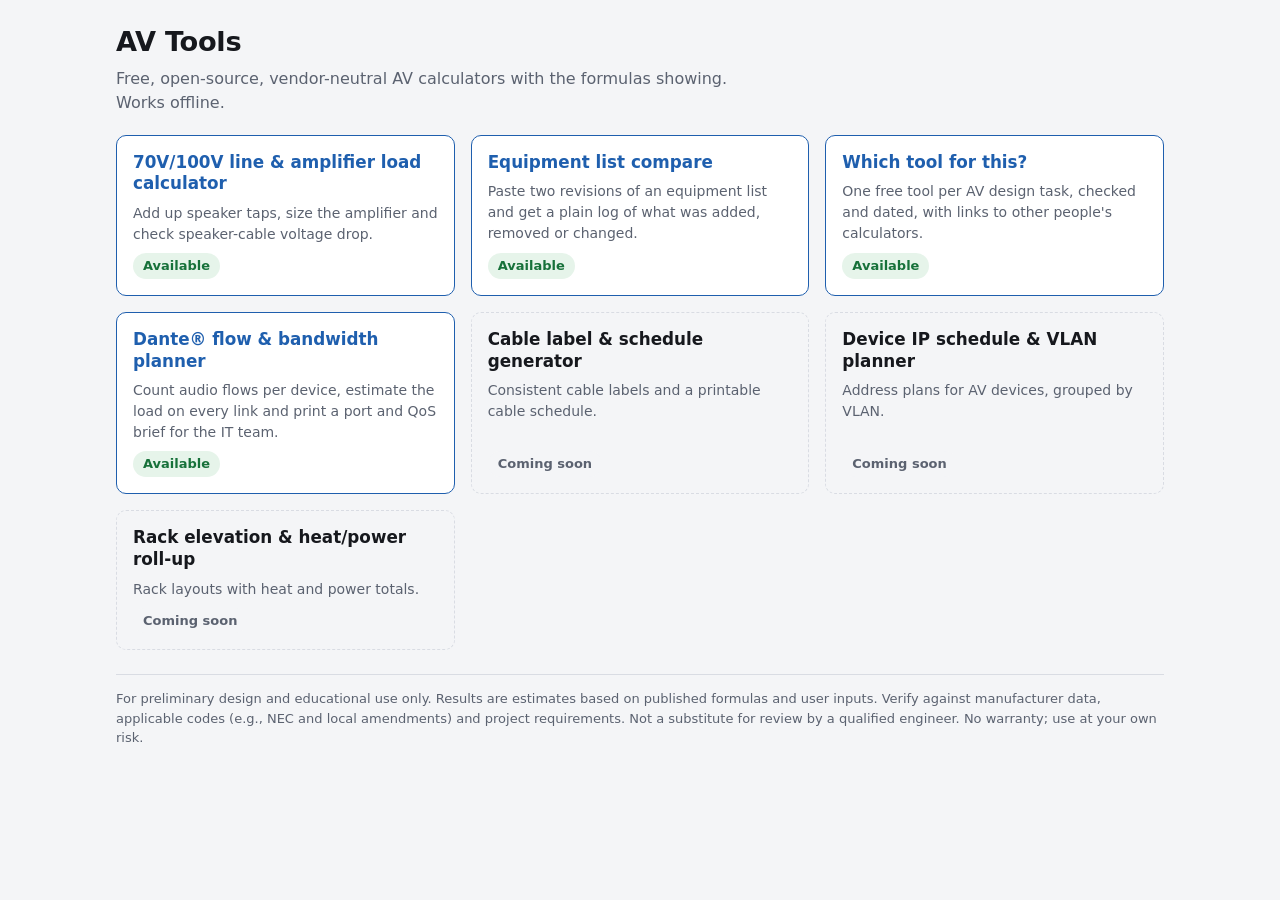
<file: index.html>
<!doctype html>
<html lang="en">
<head>
<meta charset="utf-8">
<meta name="viewport" content="width=device-width, initial-scale=1">
<title>AV Tools</title>
<!-- Link preview: what LinkedIn and other sites show when this address is pasted -->
<meta name="description" content="Free, open-source tools for AV system design: a 70V/100V load calculator, an equipment list compare and an index of free calculators. Works offline, formulas shown, no sign-up.">
<meta property="og:type" content="website">
<meta property="og:site_name" content="AV Tools">
<meta property="og:title" content="AV Tools: free, open-source tools for AV system design">
<meta property="og:description" content="A 70V/100V load calculator, an equipment list compare and an index of free calculators. Works offline, formulas shown, no sign-up.">
<meta property="og:url" content="https://avjarboe.github.io/av-tools/">
<meta property="og:image" content="https://avjarboe.github.io/av-tools/shared/preview.png">
<meta property="og:image:width" content="2400">
<meta property="og:image:height" content="1254">
<meta property="og:image:alt" content="AV Tools: free, open-source tools for AV system design">
<meta name="twitter:card" content="summary_large_image">
<link rel="stylesheet" href="shared/style.css">
<style>
  .tools { display:grid; grid-template-columns:repeat(auto-fill, minmax(280px, 1fr)); gap:16px; margin-top:20px; }
  .tool { margin:0; display:flex; flex-direction:column; gap:8px; }
  .tool h2 { margin:0; font-size:1.05rem; }
  .tool p { margin:0; font-size:14px; color:var(--muted); flex:1 1 auto; }
  a.tool { text-decoration:none; color:var(--fg); border-color:var(--accent); }
  a.tool:hover { box-shadow:0 2px 12px rgba(0,0,0,0.12); }
  a.tool h2 { color:var(--accent); }
  .tool.soon { background:transparent; border-style:dashed; }
</style>
</head>
<body>
<h1>AV Tools</h1>
<p class="lede">Free, open-source, vendor-neutral AV calculators with the formulas showing. Works offline.</p>
<div class="tools">
  <a class="card tool" href="70v/index.html">
    <h2>70V/100V line &amp; amplifier load calculator</h2>
    <p>Add up speaker taps, size the amplifier and check speaker-cable voltage drop.</p>
    <span><span class="badge ok">Available</span></span>
  </a>
  <a class="card tool" href="compare/index.html">
    <h2>Equipment list compare</h2>
    <p>Paste two revisions of an equipment list and get a plain log of what was added, removed or changed.</p>
    <span><span class="badge ok">Available</span></span>
  </a>
  <a class="card tool" href="which/index.html">
    <h2>Which tool for this?</h2>
    <p>One free tool per AV design task, checked and dated, with links to other people's calculators.</p>
    <span><span class="badge ok">Available</span></span>
  </a>
  <a class="card tool" href="dante/index.html">
    <h2>Dante&reg; flow &amp; bandwidth planner</h2>
    <p>Count audio flows per device, estimate the load on every link and print a port and QoS brief for the IT team.</p>
    <span><span class="badge ok">Available</span></span>
  </a>
  <div class="card tool soon">
    <h2>Cable label &amp; schedule generator</h2>
    <p>Consistent cable labels and a printable cable schedule.</p>
    <span><span class="badge">Coming soon</span></span>
  </div>
  <div class="card tool soon">
    <h2>Device IP schedule &amp; VLAN planner</h2>
    <p>Address plans for AV devices, grouped by VLAN.</p>
    <span><span class="badge">Coming soon</span></span>
  </div>
  <div class="card tool soon">
    <h2>Rack elevation &amp; heat/power roll-up</h2>
    <p>Rack layouts with heat and power totals.</p>
    <span><span class="badge">Coming soon</span></span>
  </div>
</div>
<script src="shared/disclaimer.js" defer></script>
</body>
</html>
</file>
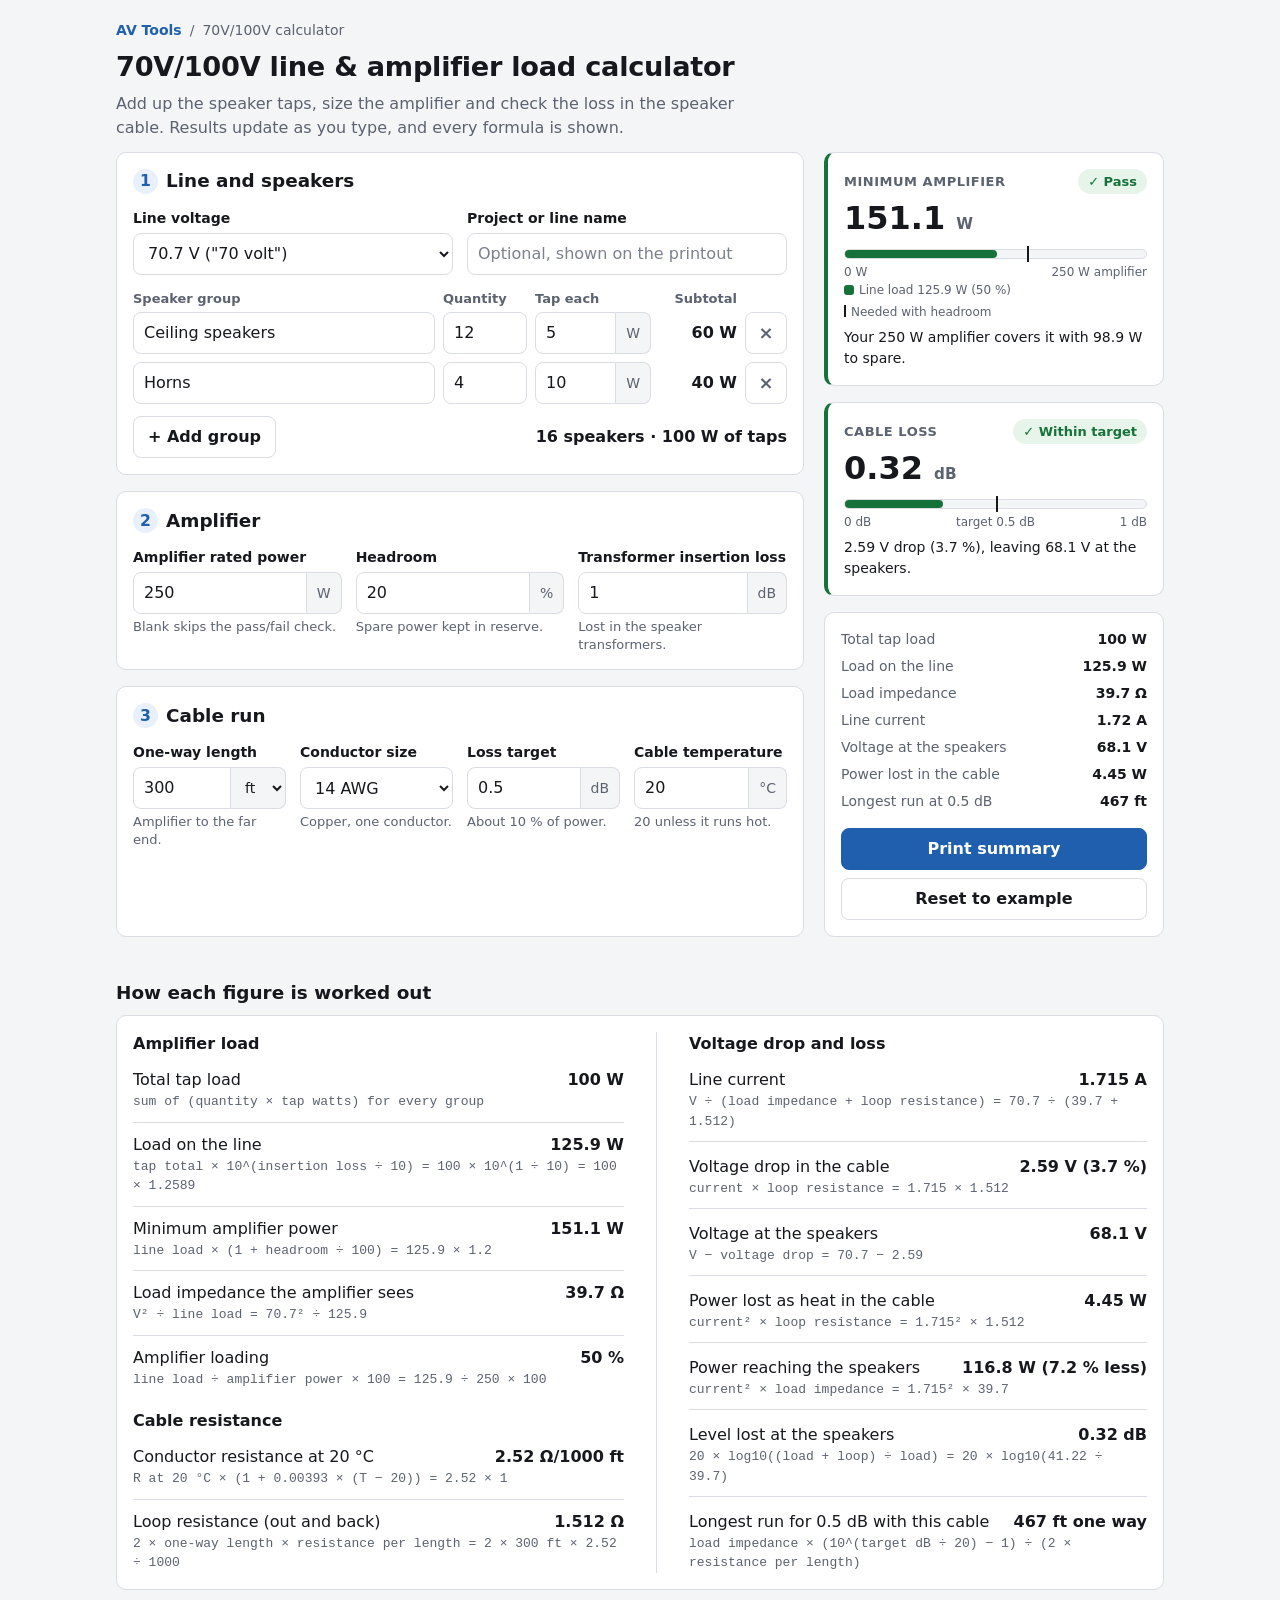
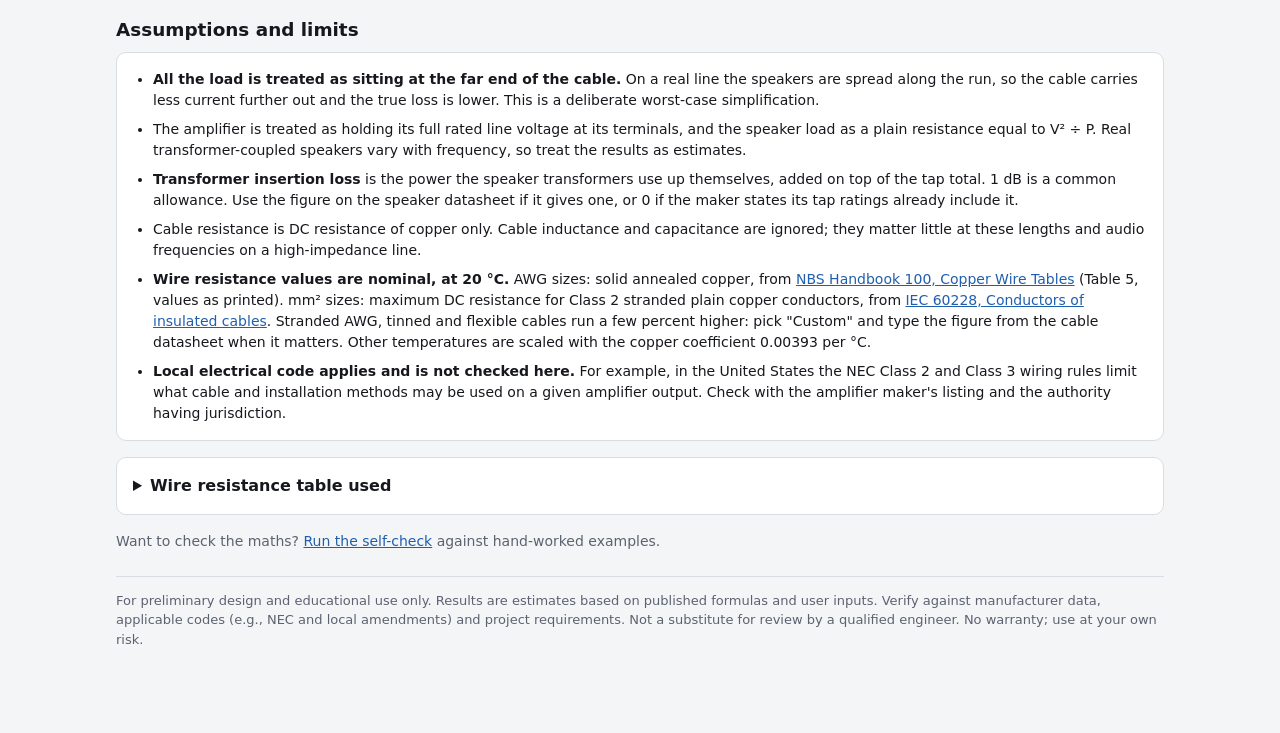
<file: 70v/index.html>
<!doctype html>
<html lang="en">
<head>
<meta charset="utf-8">
<meta name="viewport" content="width=device-width, initial-scale=1">
<title>70V/100V line &amp; amplifier load calculator - AV Tools</title>
<!-- Link preview: what LinkedIn and other sites show when this address is pasted -->
<meta name="description" content="Add up speaker taps, check amplifier headroom and check speaker-cable voltage drop on a 70V or 100V line. Free, works offline, every formula shown.">
<meta property="og:type" content="website">
<meta property="og:site_name" content="AV Tools">
<meta property="og:title" content="70V/100V line and amplifier load calculator">
<meta property="og:description" content="Add up speaker taps, check amplifier headroom and check speaker-cable voltage drop. Free, works offline, every formula shown.">
<meta property="og:url" content="https://avjarboe.github.io/av-tools/70v/">
<meta property="og:image" content="https://avjarboe.github.io/av-tools/shared/preview.png">
<meta property="og:image:width" content="2400">
<meta property="og:image:height" content="1254">
<meta property="og:image:alt" content="AV Tools: free, open-source tools for AV system design">
<meta name="twitter:card" content="summary_large_image">
<link rel="stylesheet" href="../shared/style.css">
<style>
  /* Inputs on the left, verdicts on the right (stacked on a phone) */
  @media (min-width:900px) {
    /* Both columns end on the same line: the last card on the right stretches to fit */
    .layout { display:grid; grid-template-columns:minmax(0,1fr) 340px; gap:20px; align-items:stretch; }
    .summary, #form { display:flex; flex-direction:column; }
    .summary .facts-card, #form > .card:last-child { flex:1 1 auto; }
    .worked { display:grid; grid-template-columns:1fr 1fr; gap:0 32px; }
    .worked > div + div { border-left:1px solid var(--line); padding-left:32px; }
    /* Spread the rows of the shorter half so both halves end on the same line */
    .worked > div { display:flex; flex-direction:column; }
    .worked > div > .box:last-child { flex:1 1 auto; display:flex; flex-direction:column; justify-content:space-between; }
  }
  .facts-card { display:flex; flex-direction:column; }
  .facts-card .actions { margin:auto 0 0; padding-top:16px; }
  .facts-card .actions button { flex:1 1 auto; }
  /* Worked figures flow into two even columns inside one card */
  .worked h3 { margin:0 0 2px; }
  .worked .box + h3 { margin-top:20px; }
  @media (max-width:899px) { .worked > div + div { margin-top:20px; } }
  .card h2 { display:flex; align-items:center; margin-bottom:14px; }

  /* Speaker group rows */
  .group-head, .group-row { display:grid; grid-template-columns:minmax(0,1fr) 84px 116px 78px 42px; gap:8px; align-items:center; }
  .group-head { font-size:13px; font-weight:600; color:var(--muted); margin:14px 0 4px; }
  .group-head .r { text-align:right; }
  .group-row { margin-bottom:8px; }
  .group-row label { position:absolute; width:1px; height:1px; overflow:hidden; clip-path:inset(50%); white-space:nowrap; }
  .group-row .sub { text-align:right; font-weight:600; font-variant-numeric:tabular-nums; white-space:nowrap; }
  .group-row button { padding:0; min-width:42px; font-size:18px; line-height:1; }
  @media (max-width:560px) {
    .group-head { display:none; }
    .group-row { grid-template-columns:1fr 1.2fr auto 42px; align-items:end; padding:10px; margin:0 0 10px;
      border:1px solid var(--line); border-radius:8px; background:var(--bg); }
    .group-row .g-name { grid-column:1 / -1; }
    .group-row label { position:static; width:auto; height:auto; clip-path:none; font-size:13px; color:var(--muted); }
    .group-row .sub { align-self:center; padding-top:20px; }
  }
  .group-foot { display:flex; justify-content:space-between; align-items:center; gap:12px; flex-wrap:wrap; margin-top:12px; }
  .group-foot .total { font-weight:700; font-variant-numeric:tabular-nums; }

  /* Verdict tiles */
  .tile, .tile.ok, .tile.warn, .tile.bad { border-left:4px solid var(--line); color:var(--fg); }
  .tile.ok { border-left-color:var(--ok); } .tile.warn { border-left-color:var(--warn); } .tile.bad { border-left-color:var(--bad); }
  .tile-head { display:flex; justify-content:space-between; align-items:center; gap:8px; }
  .tile-head .k { font-size:13px; font-weight:700; color:var(--muted); text-transform:uppercase; letter-spacing:0.04em; }
  .big { font-size:2rem; font-weight:700; line-height:1.15; margin:6px 0 2px; font-variant-numeric:tabular-nums; }
  .big small { font-size:0.95rem; font-weight:600; color:var(--muted); }
  .tile p { margin:6px 0 0; font-size:14px; }
  .bar { position:relative; height:10px; border-radius:999px; background:var(--bg); border:1px solid var(--line); margin:12px 0 4px; }
  .bar .fill { position:absolute; left:0; top:0; bottom:0; border-radius:999px; background:var(--ok); max-width:100%; }
  .bar .fill.warn { background:var(--warn); } .bar .fill.bad { background:var(--bad); }
  .bar .mark { position:absolute; top:-4px; bottom:-4px; width:2px; background:var(--fg); }
  .bar-cap { display:flex; justify-content:space-between; gap:8px; font-size:12px; color:var(--muted); }
  .bar-cap.three span { flex:1 1 0; } .bar-cap.three span:nth-child(2) { text-align:center; } .bar-cap.three span:nth-child(3) { text-align:right; }
  .legend { display:flex; flex-wrap:wrap; gap:4px 14px; font-size:12px; color:var(--muted); }
  .legend i { display:inline-block; vertical-align:-1px; margin-right:5px; background:var(--fg); }
  .legend i.sw { width:10px; height:10px; border-radius:3px; background:var(--ok); } .legend i.sw.bad { background:var(--bad); }
  .legend i.mk { width:2px; height:12px; }
  .fields.tight { grid-template-columns:repeat(auto-fit, minmax(132px, 1fr)); }
  @media (min-width:420px) { #customWrap { grid-column:span 2; } }
  .facts { display:grid; grid-template-columns:1fr auto; gap:6px 12px; margin:0; font-size:14px; }
  .facts dt { color:var(--muted); } .facts dd { margin:0; text-align:right; font-weight:600; font-variant-numeric:tabular-nums; }

  /* Worked figures */
  .result { padding:10px 0; border-bottom:1px solid var(--line); }
  .result:last-child { border-bottom:none; padding-bottom:0; }
  .result .top { display:flex; justify-content:space-between; gap:12px; align-items:baseline; }
  .result .val { font-weight:700; font-variant-numeric:tabular-nums; text-align:right; white-space:nowrap; }
  .actions { display:flex; gap:8px; flex-wrap:wrap; }
  #groups { margin-top:14px; }
  .results-h { margin-top:8px; }
  @media (min-width:900px) { .results-h { display:none; } }
  @media (min-width:561px) { #groups { margin-top:0; } }

  /* Verdict strip pinned to the bottom whenever the two tiles are off screen */
  body { padding-bottom:84px; }
  .glance { position:fixed; left:0; right:0; bottom:0; z-index:5; display:flex; gap:8px; justify-content:center;
    padding:8px 12px; background:var(--surface); border-top:1px solid var(--line); box-shadow:0 -4px 16px rgba(0,0,0,0.12); }
  .glance.away { display:none; }
  .glance a { flex:1 1 0; min-width:0; max-width:520px; text-decoration:none; color:var(--fg); padding:6px 10px; border-radius:8px;
    background:var(--bg); border-left:4px solid var(--line); font-size:13px; line-height:1.3; }
  .glance a.ok { border-left-color:var(--ok); } .glance a.warn { border-left-color:var(--warn); } .glance a.bad { border-left-color:var(--bad); }
  .glance b { display:block; font-size:15px; font-variant-numeric:tabular-nums; }
  .glance span { color:var(--muted); }
  #inputSummary td:first-child { width:45%; }
  @media print {
    body { padding-bottom:0; }
    .bar, .bar-cap, .legend { display:none; }
    .big { font-size:16pt; }
    .tile, .tile.ok, .tile.warn, .tile.bad { border-left:none; }
    h2, h3 { margin-top:12px; break-after:avoid; }
    .result { padding:4px 0; }
  }
</style>
</head>
<body>
<nav class="crumbs no-print" aria-label="Breadcrumb"><a href="../index.html">AV Tools</a><span>/</span><span>70V/100V calculator</span></nav>
<h1>70V/100V line &amp; amplifier load calculator</h1>
<p class="lede no-print">Add up the speaker taps, size the amplifier and check the loss in the speaker cable.
Results update as you type, and every formula is shown.</p>
<p class="print-only" id="printTitle"></p>

<div class="print-only">
  <h2>Inputs</h2>
  <table id="inputSummary"><tbody></tbody></table>
  <h2>Results</h2>
</div>

<div class="layout">
<form id="form" class="no-print" autocomplete="off" onsubmit="return false">
  <div class="card">
    <h2><span class="step">1</span>Line and speakers</h2>
    <div class="fields">
      <div><label for="lineVolts">Line voltage</label>
        <select id="lineVolts">
          <option value="25">25 V</option>
          <option value="70.7" selected>70.7 V ("70 volt")</option>
          <option value="100">100 V</option>
        </select></div>
      <div><label for="project">Project or line name</label>
        <input id="project" type="text" maxlength="80" placeholder="Optional, shown on the printout"></div>
    </div>
    <div class="group-head" aria-hidden="true"><span>Speaker group</span><span>Quantity</span><span>Tap each</span><span class="r">Subtotal</span><span></span></div>
    <div id="groups"></div>
    <div class="group-foot">
      <button type="button" id="addGroup">+ Add group</button>
      <span class="total" id="tapTotal"></span>
    </div>
    <datalist id="taps"><option value="0.5"><option value="1"><option value="2"><option value="2.5"><option value="5">
      <option value="7.5"><option value="10"><option value="15"><option value="20"><option value="30"><option value="60"></datalist>
  </div>

  <div class="card">
    <h2><span class="step">2</span>Amplifier</h2>
    <div class="fields">
      <div><label for="ampWatts">Amplifier rated power</label>
        <div class="ig"><input id="ampWatts" type="number" inputmode="decimal" min="0" step="1" value="250"><span>W</span></div>
        <small class="hint">Blank skips the pass/fail check.</small></div>
      <div><label for="headroom">Headroom</label>
        <div class="ig"><input id="headroom" type="number" inputmode="decimal" min="0" max="200" step="1" value="20"><span>%</span></div>
        <small class="hint">Spare power kept in reserve.</small></div>
      <div><label for="insLoss">Transformer insertion loss</label>
        <div class="ig"><input id="insLoss" type="number" inputmode="decimal" min="0" max="6" step="0.1" value="1"><span>dB</span></div>
        <small class="hint">Lost in the speaker transformers.</small></div>
    </div>
  </div>

  <div class="card">
    <h2><span class="step">3</span>Cable run</h2>
    <div class="fields tight">
      <div><label for="length">One-way length</label>
        <div class="ig"><input id="length" type="number" inputmode="decimal" min="0" step="1" value="300">
          <select id="lengthUnit" aria-label="Length unit"><option value="ft" selected>ft</option><option value="m">m</option></select></div>
        <small class="hint">Amplifier to the far end.</small></div>
      <div><label for="wire">Conductor size</label>
        <select id="wire"></select>
        <small class="hint">Copper, one conductor.</small></div>
      <div id="customWrap" hidden><label for="customOhm">Custom resistance</label>
        <div class="ig"><input id="customOhm" type="number" inputmode="decimal" min="0" step="0.001" value="2.52">
          <select id="customUnit" aria-label="Resistance unit"><option value="kft" selected>&Omega;/1000 ft</option><option value="km">&Omega;/km</option></select></div>
        <small class="hint">From the cable datasheet, at 20 &deg;C.</small></div>
      <div><label for="targetDb">Loss target</label>
        <div class="ig"><input id="targetDb" type="number" inputmode="decimal" min="0.1" max="6" step="0.1" value="0.5"><span>dB</span></div>
        <small class="hint">About 10 % of power.</small></div>
      <div><label for="tempC">Cable temperature</label>
        <div class="ig"><input id="tempC" type="number" inputmode="decimal" min="-40" max="105" step="1" value="20"><span>&deg;C</span></div>
        <small class="hint">20 unless it runs hot.</small></div>
    </div>
  </div>

</form>

<aside class="summary" id="results" aria-live="polite">
  <h2 class="results-h no-print">Results</h2>
  <div class="card tile" id="ampTile">
    <div class="tile-head"><span class="k">Minimum amplifier</span><span id="ampBadge" class="badge"></span></div>
    <div class="big" id="ampBig"></div>
    <div id="ampBarWrap">
      <div class="bar"><div class="fill" id="ampFill"></div><div class="mark" id="ampMark"></div></div>
      <div class="bar-cap"><span>0 W</span><span id="ampCapR"></span></div>
      <div class="legend"><span><i class="sw" id="ampSw"></i><span id="ampCapL"></span></span><span><i class="mk"></i><span id="ampCapM"></span></span></div>
    </div>
    <p id="ampMsg"></p>
  </div>
  <div class="card tile" id="cableTile">
    <div class="tile-head"><span class="k">Cable loss</span><span id="cableBadge" class="badge"></span></div>
    <div class="big" id="lossBig"></div>
    <div class="bar"><div class="fill" id="lossFill"></div><div class="mark" id="lossMark" style="left:50%"></div></div>
    <div class="bar-cap three"><span>0 dB</span><span id="lossCapM"></span><span id="lossCapR"></span></div>
    <p id="cableMsg"></p>
  </div>
  <div class="card facts-card">
    <dl class="facts" id="facts"></dl>
    <div class="actions no-print">
      <button type="button" class="primary" id="printBtn">Print summary</button>
      <button type="button" id="resetBtn">Reset to example</button>
    </div>
  </div>
</aside>
</div>

<h2>How each figure is worked out</h2>
<div class="card worked">
  <div>
    <h3>Amplifier load</h3><div class="box" id="ampResults"></div>
    <h3>Cable resistance</h3><div class="box" id="wireResults"></div>
  </div>
  <div>
    <h3>Voltage drop and loss</h3><div class="box" id="cableResults"></div>
  </div>
</div>

<h2>Assumptions and limits</h2>
<div class="card">
<ul class="notes small">
  <li><strong>All the load is treated as sitting at the far end of the cable.</strong> On a real line the
  speakers are spread along the run, so the cable carries less current further out and the true loss is lower.
  This is a deliberate worst-case simplification.</li>
  <li>The amplifier is treated as holding its full rated line voltage at its terminals, and the speaker
  load as a plain resistance equal to V&sup2; &divide; P. Real transformer-coupled speakers vary with
  frequency, so treat the results as estimates.</li>
  <li><strong>Transformer insertion loss</strong> is the power the speaker transformers use up themselves, added
  on top of the tap total. 1 dB is a common allowance. Use the figure on the speaker datasheet if it gives one,
  or 0 if the maker states its tap ratings already include it.</li>
  <li>Cable resistance is DC resistance of copper only. Cable inductance and capacitance are ignored; they
  matter little at these lengths and audio frequencies on a high-impedance line.</li>
  <li><strong>Wire resistance values are nominal, at 20 &deg;C.</strong> AWG sizes: solid annealed copper,
  from <a href="https://nvlpubs.nist.gov/nistpubs/Legacy/hb/nbshandbook100.pdf" rel="noopener">NBS Handbook 100,
  Copper Wire Tables</a> (Table 5, values as printed). mm&sup2; sizes: maximum DC resistance for Class 2
  stranded plain copper conductors, from
  <a href="https://webstore.iec.ch/en/publication/71891" rel="noopener">IEC 60228, Conductors of insulated
  cables</a>. Stranded AWG, tinned and flexible cables run a few percent higher: pick "Custom" and type the
  figure from the cable datasheet when it matters. Other temperatures are scaled with the copper coefficient
  0.00393 per &deg;C.</li>
  <li><strong>Local electrical code applies and is not checked here.</strong> For example, in the United
  States the NEC Class 2 and Class 3 wiring rules limit what cable and installation methods may be used on a
  given amplifier output. Check with the amplifier maker's listing and the authority having jurisdiction.</li>
</ul>
</div>

<details class="card no-print">
  <summary>Wire resistance table used</summary>
  <div class="scroll-x" style="margin-top:10px">
  <table id="wireTable" class="small"><thead><tr><th>Size</th><th>&Omega; per 1000 ft</th><th>&Omega; per km</th></tr></thead><tbody></tbody></table>
  </div>
  <p class="small muted" style="margin:10px 0 0">One conductor, 20 &deg;C, nominal. The value from the source table
  is in bold; the other column is a unit conversion (1000 ft = 304.8 m).</p>
</details>
<p class="small muted no-print">Want to check the maths? <a href="selftest.html">Run the self-check</a> against
hand-worked examples.</p>

<div class="glance away no-print" id="glance">
  <a href="#results" id="glanceAmp"><span>Amplifier</span><b></b></a>
  <a href="#results" id="glanceCable"><span>Cable loss</span><b></b></a>
</div>

<script src="calc.js"></script>
<script src="app.js"></script>
<script src="../shared/disclaimer.js" defer></script>
</body>
</html>
</file>
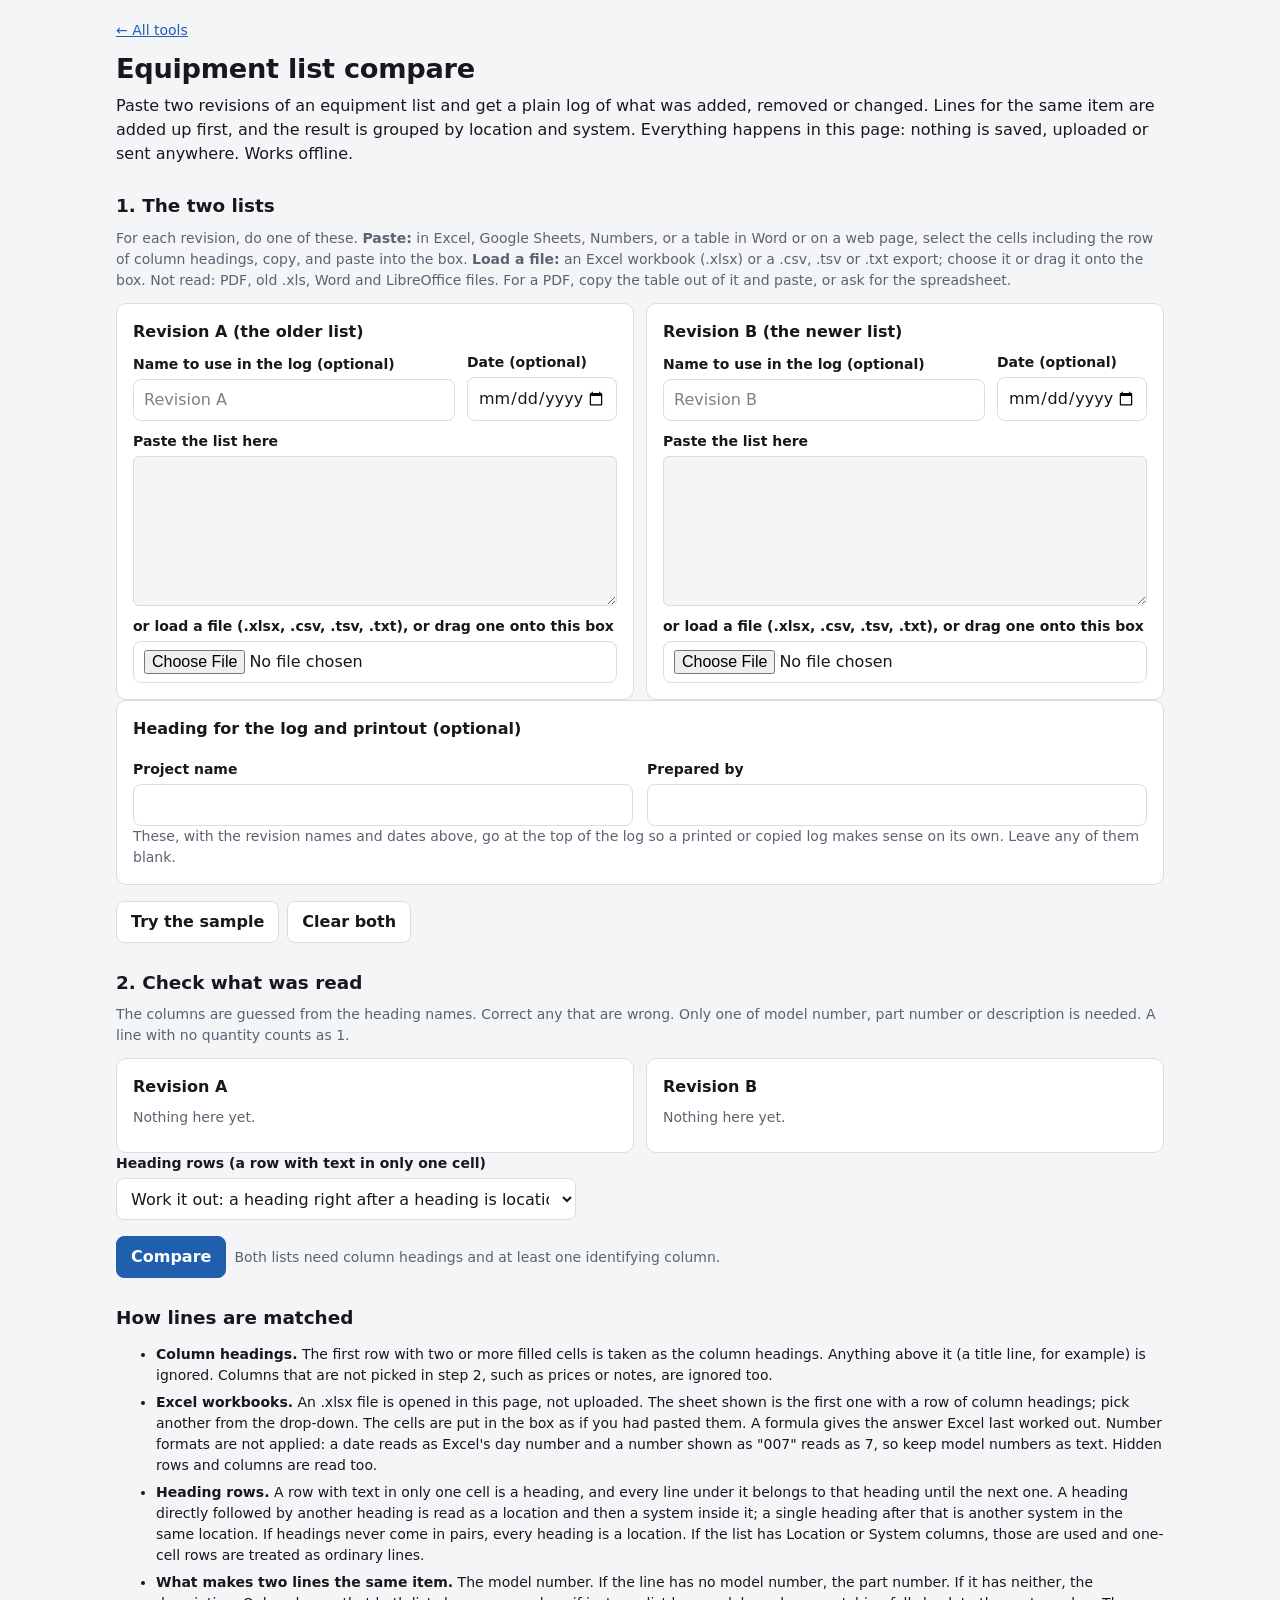
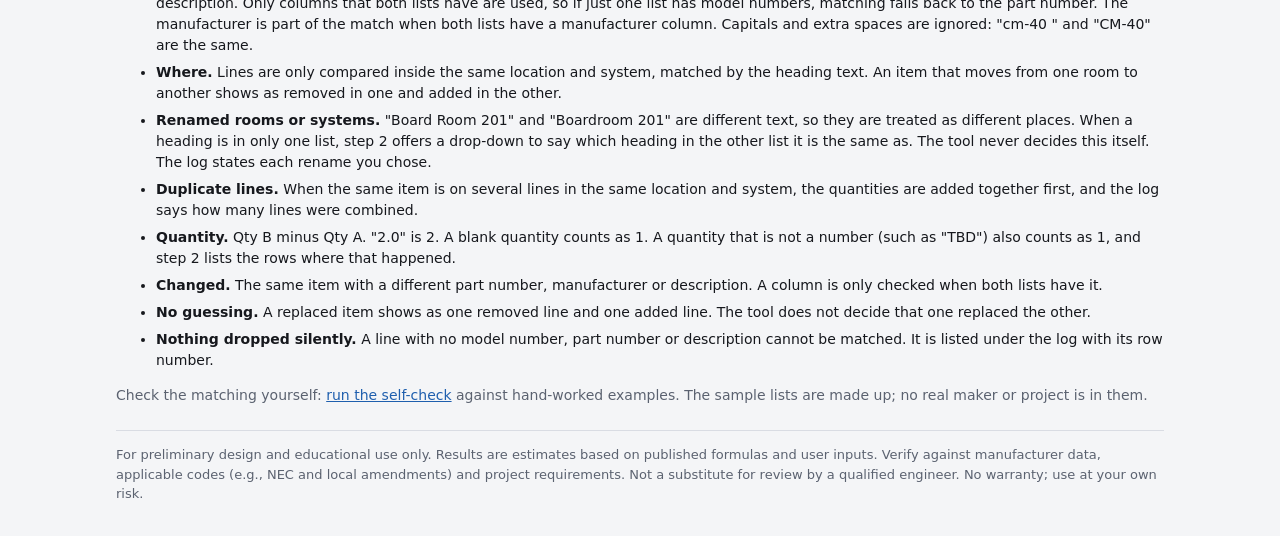
<file: compare/index.html>
<!doctype html>
<html lang="en">
<head>
<meta charset="utf-8">
<meta name="viewport" content="width=device-width, initial-scale=1">
<title>Equipment list compare - AV Tools</title>
<!-- Link preview: what LinkedIn and other sites show when this address is pasted -->
<meta name="description" content="Paste two revisions of an AV equipment list and get a plain log of what was added, removed or changed. Free, runs in your browser, nothing is uploaded.">
<meta property="og:type" content="website">
<meta property="og:site_name" content="AV Tools">
<meta property="og:title" content="Equipment list compare">
<meta property="og:description" content="Paste two revisions of an AV equipment list and get a plain log of what was added, removed or changed. Runs in your browser, nothing is uploaded.">
<meta property="og:url" content="https://avjarboe.github.io/av-tools/compare/">
<meta property="og:image" content="https://avjarboe.github.io/av-tools/shared/preview.png">
<meta property="og:image:width" content="2400">
<meta property="og:image:height" content="1254">
<meta property="og:image:alt" content="AV Tools: free, open-source tools for AV system design">
<meta name="twitter:card" content="summary_large_image">
<link rel="stylesheet" href="../shared/style.css">
<link rel="stylesheet" href="compare.css">
</head>
<body>
<p class="no-print small"><a href="../index.html">&larr; All tools</a></p>
<h1>Equipment list compare</h1>
<p class="no-print">Paste two revisions of an equipment list and get a plain log of what was added, removed
or changed. Lines for the same item are added up first, and the result is grouped by location and system.
Everything happens in this page: nothing is saved, uploaded or sent anywhere. Works offline.</p>
<p class="print-only" id="printTitle"></p>

<div class="no-print">
<h2>1. The two lists</h2>
<p class="small muted">For each revision, do one of these. <strong>Paste:</strong> in Excel, Google Sheets,
Numbers, or a table in Word or on a web page, select the cells including the row of column headings, copy, and
paste into the box. <strong>Load a file:</strong> an Excel workbook (.xlsx) or a .csv, .tsv or .txt export;
choose it or drag it onto the box. Not read: PDF, old .xls, Word and LibreOffice files. For a PDF, copy the
table out of it and paste, or ask for the spreadsheet.</p>
<div class="pair">
  <div class="card drop" id="cardA">
    <h3>Revision A (the older list)</h3>
    <div class="namedate">
      <div><label for="nameA">Name to use in the log (optional)</label>
        <input id="nameA" type="text" maxlength="60" placeholder="Revision A" autocomplete="off"></div>
      <div><label for="dateA">Date (optional)</label>
        <input id="dateA" type="date" autocomplete="off"></div>
    </div>
    <label for="textA">Paste the list here</label>
    <textarea id="textA" spellcheck="false" wrap="off" autocomplete="off"></textarea>
    <label for="fileA">or load a file (.xlsx, .csv, .tsv, .txt), or drag one onto this box</label>
    <input id="fileA" type="file" accept=".xlsx,.xlsm,.csv,.tsv,.txt,text/csv,text/plain,application/vnd.openxmlformats-officedocument.spreadsheetml.sheet">
    <p class="small muted filenote" id="fileNoteA" role="status"></p>
    <div id="sheetBoxA" hidden>
      <label for="sheetA">Sheet to read</label>
      <select id="sheetA"></select>
    </div>
  </div>
  <div class="card drop" id="cardB">
    <h3>Revision B (the newer list)</h3>
    <div class="namedate">
      <div><label for="nameB">Name to use in the log (optional)</label>
        <input id="nameB" type="text" maxlength="60" placeholder="Revision B" autocomplete="off"></div>
      <div><label for="dateB">Date (optional)</label>
        <input id="dateB" type="date" autocomplete="off"></div>
    </div>
    <label for="textB">Paste the list here</label>
    <textarea id="textB" spellcheck="false" wrap="off" autocomplete="off"></textarea>
    <label for="fileB">or load a file (.xlsx, .csv, .tsv, .txt), or drag one onto this box</label>
    <input id="fileB" type="file" accept=".xlsx,.xlsm,.csv,.tsv,.txt,text/csv,text/plain,application/vnd.openxmlformats-officedocument.spreadsheetml.sheet">
    <p class="small muted filenote" id="fileNoteB" role="status"></p>
    <div id="sheetBoxB" hidden>
      <label for="sheetB">Sheet to read</label>
      <select id="sheetB"></select>
    </div>
  </div>
</div>
<div class="card">
  <h3>Heading for the log and printout (optional)</h3>
  <div class="fields">
    <div><label for="project">Project name</label>
      <input id="project" type="text" maxlength="80" autocomplete="off"></div>
    <div><label for="preparedBy">Prepared by</label>
      <input id="preparedBy" type="text" maxlength="60" autocomplete="off"></div>
  </div>
  <p class="small muted" style="margin-bottom:0">These, with the revision names and dates above, go at the top
  of the log so a printed or copied log makes sense on its own. Leave any of them blank.</p>
</div>
<div class="actions">
  <button type="button" id="sampleBtn">Try the sample</button>
  <button type="button" id="clearBtn">Clear both</button>
</div>

<h2>2. Check what was read</h2>
<p class="small muted">The columns are guessed from the heading names. Correct any that are wrong. Only one of
model number, part number or description is needed. A line with no quantity counts as 1.</p>
<div class="pair">
  <div class="card read" id="readA"></div>
  <div class="card read" id="readB"></div>
</div>
<div class="card" id="renames" hidden></div>
<div class="option">
  <label for="levels">Heading rows (a row with text in only one cell)</label>
  <select id="levels">
    <option value="auto" selected>Work it out: a heading right after a heading is location, then system</option>
    <option value="one">One level only: every heading is a location</option>
  </select>
</div>
<div class="actions">
  <button type="button" class="primary" id="compareBtn">Compare</button>
  <span class="small muted" id="compareMsg"></span>
</div>
</div>

<div id="results" hidden>
  <h2>Revision log</h2>
  <div id="logHeader"></div>
  <h3 id="summary"></h3>
  <div class="badges" id="badges"></div>
  <div class="log" id="log"></div>
  <div id="notes"></div>
  <p class="small muted no-print">The box under each change is for a reason, such as "client asked for a
  larger display". It is optional. Reasons appear in the copied log, the copied table and the printout, and
  stay only in this page.</p>
  <div class="actions no-print">
    <button type="button" class="primary" id="copyLogBtn">Copy the log</button>
    <button type="button" id="printBtn">Print</button>
    <span class="small muted" id="copyMsg" role="status"></span>
  </div>

  <h2>The same result as a table</h2>
  <div class="actions no-print">
    <label for="showUnchanged"><input type="checkbox" id="showUnchanged"> Also show items that did not change</label>
    <button type="button" id="copyTableBtn">Copy the table (pastes into Excel)</button>
  </div>
  <div class="scroll"><table id="resultTable"><thead></thead><tbody></tbody></table></div>
</div>

<h2 class="no-print">How lines are matched</h2>
<ul class="how small no-print">
  <li><strong>Column headings.</strong> The first row with two or more filled cells is taken as the column
  headings. Anything above it (a title line, for example) is ignored. Columns that are not picked in step 2,
  such as prices or notes, are ignored too.</li>
  <li><strong>Excel workbooks.</strong> An .xlsx file is opened in this page, not uploaded. The sheet shown is
  the first one with a row of column headings; pick another from the drop-down. The cells are put in the box
  as if you had pasted them. A formula gives the answer Excel last worked out. Number formats are not
  applied: a date reads as Excel's day number and a number shown as "007" reads as 7, so keep model numbers
  as text. Hidden rows and columns are read too.</li>
  <li><strong>Heading rows.</strong> A row with text in only one cell is a heading, and every line under it
  belongs to that heading until the next one. A heading directly followed by another heading is read as a
  location and then a system inside it; a single heading after that is another system in the same location.
  If headings never come in pairs, every heading is a location. If the list has Location or System columns,
  those are used and one-cell rows are treated as ordinary lines.</li>
  <li><strong>What makes two lines the same item.</strong> The model number. If the line has no model number,
  the part number. If it has neither, the description. Only columns that both lists have are used, so if just
  one list has model numbers, matching falls back to the part number. The manufacturer is part of the match
  when both lists have a manufacturer column. Capitals and extra spaces are ignored: "cm-40 " and "CM-40" are the same.</li>
  <li><strong>Where.</strong> Lines are only compared inside the same location and system, matched by the
  heading text. An item that moves from one room to another shows as removed in one and added in the other.</li>
  <li><strong>Renamed rooms or systems.</strong> "Board Room 201" and "Boardroom 201" are different text, so
  they are treated as different places. When a heading is in only one list, step 2 offers a drop-down to say
  which heading in the other list it is the same as. The tool never decides this itself. The log states each
  rename you chose.</li>
  <li><strong>Duplicate lines.</strong> When the same item is on several lines in the same location and
  system, the quantities are added together first, and the log says how many lines were combined.</li>
  <li><strong>Quantity.</strong> Qty B minus Qty A. "2.0" is 2. A blank quantity counts as 1. A quantity
  that is not a number (such as "TBD") also counts as 1, and step 2 lists the rows where that happened.</li>
  <li><strong>Changed.</strong> The same item with a different part number, manufacturer or description.
  A column is only checked when both lists have it.</li>
  <li><strong>No guessing.</strong> A replaced item shows as one removed line and one added line. The tool
  does not decide that one replaced the other.</li>
  <li><strong>Nothing dropped silently.</strong> A line with no model number, part number or description
  cannot be matched. It is listed under the log with its row number.</li>
</ul>
<p class="small muted no-print">Check the matching yourself: <a href="selftest.html">run the self-check</a>
against hand-worked examples. The sample lists are made up; no real maker or project is in them.</p>

<script src="compare.js"></script>
<script src="xlsx.js"></script>
<script src="sample.js"></script>
<script src="app.js"></script>
<script src="../shared/disclaimer.js" defer></script>
</body>
</html>
</file>
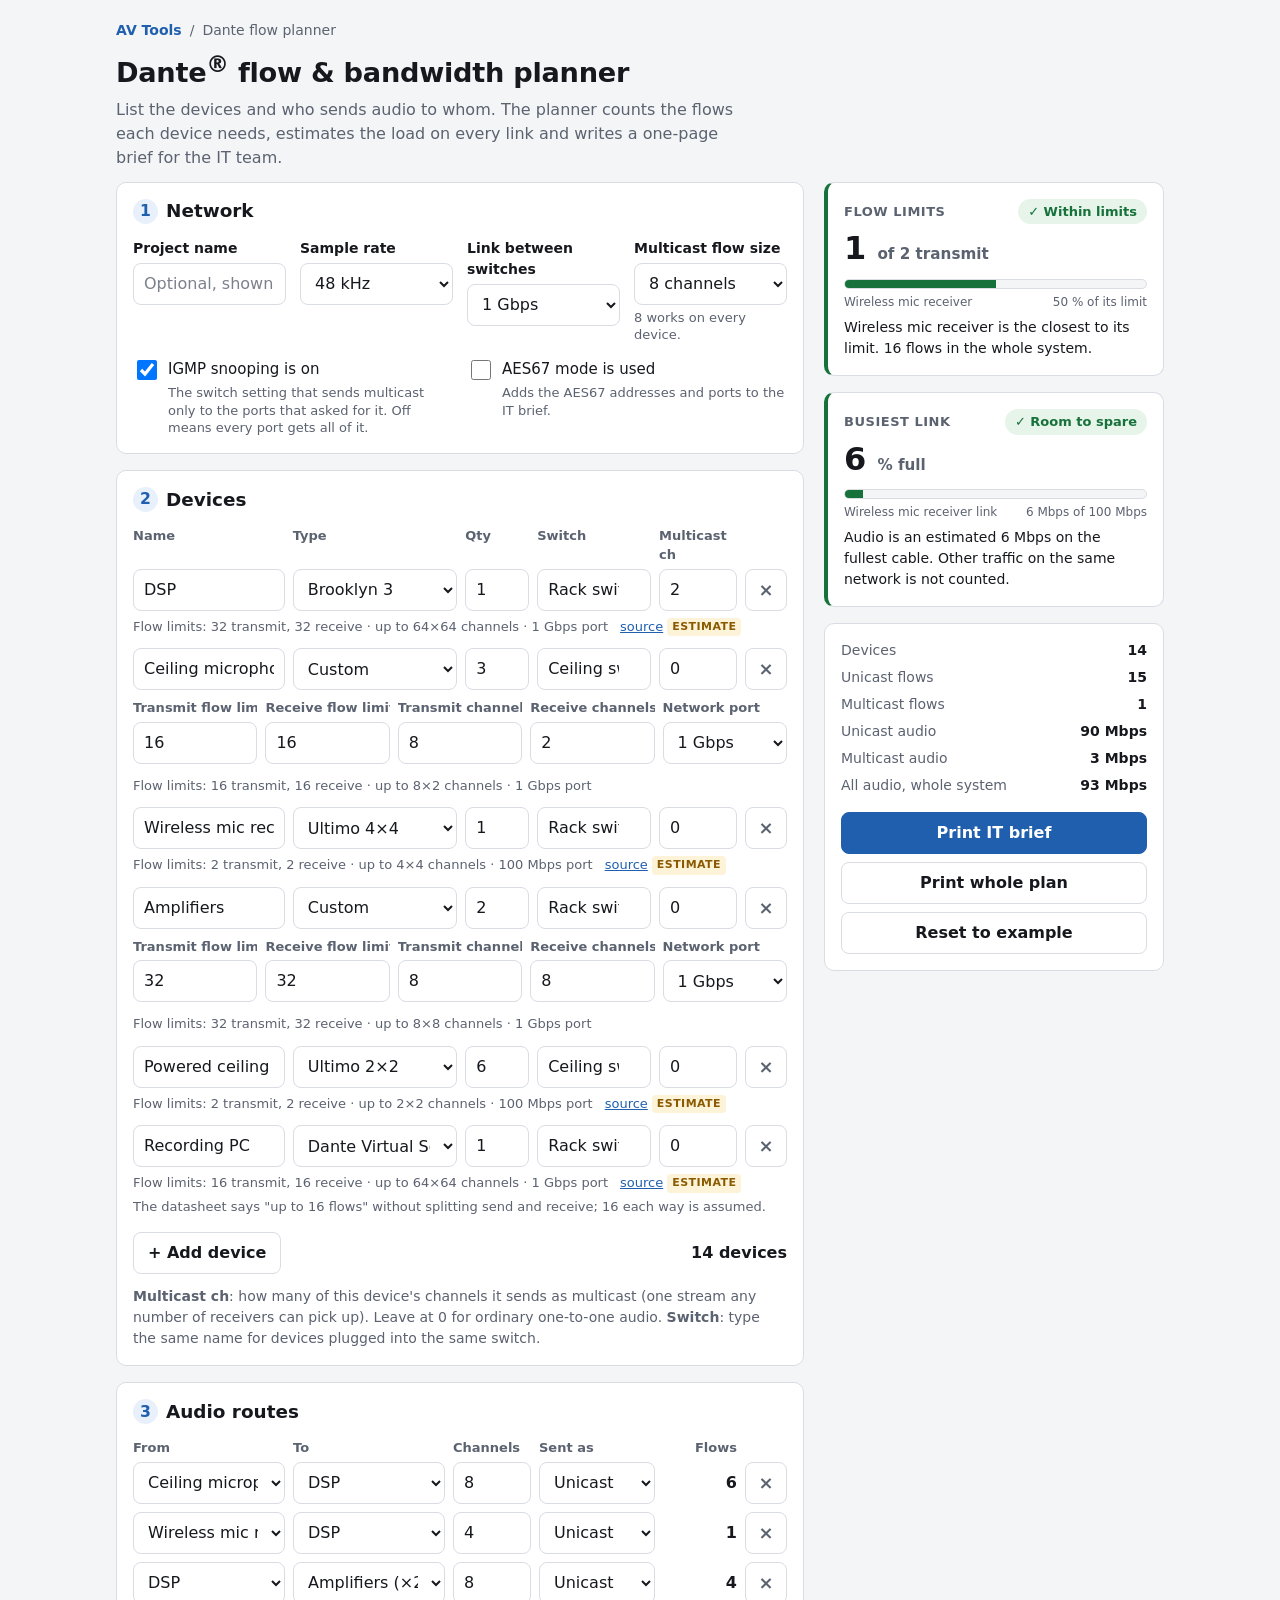
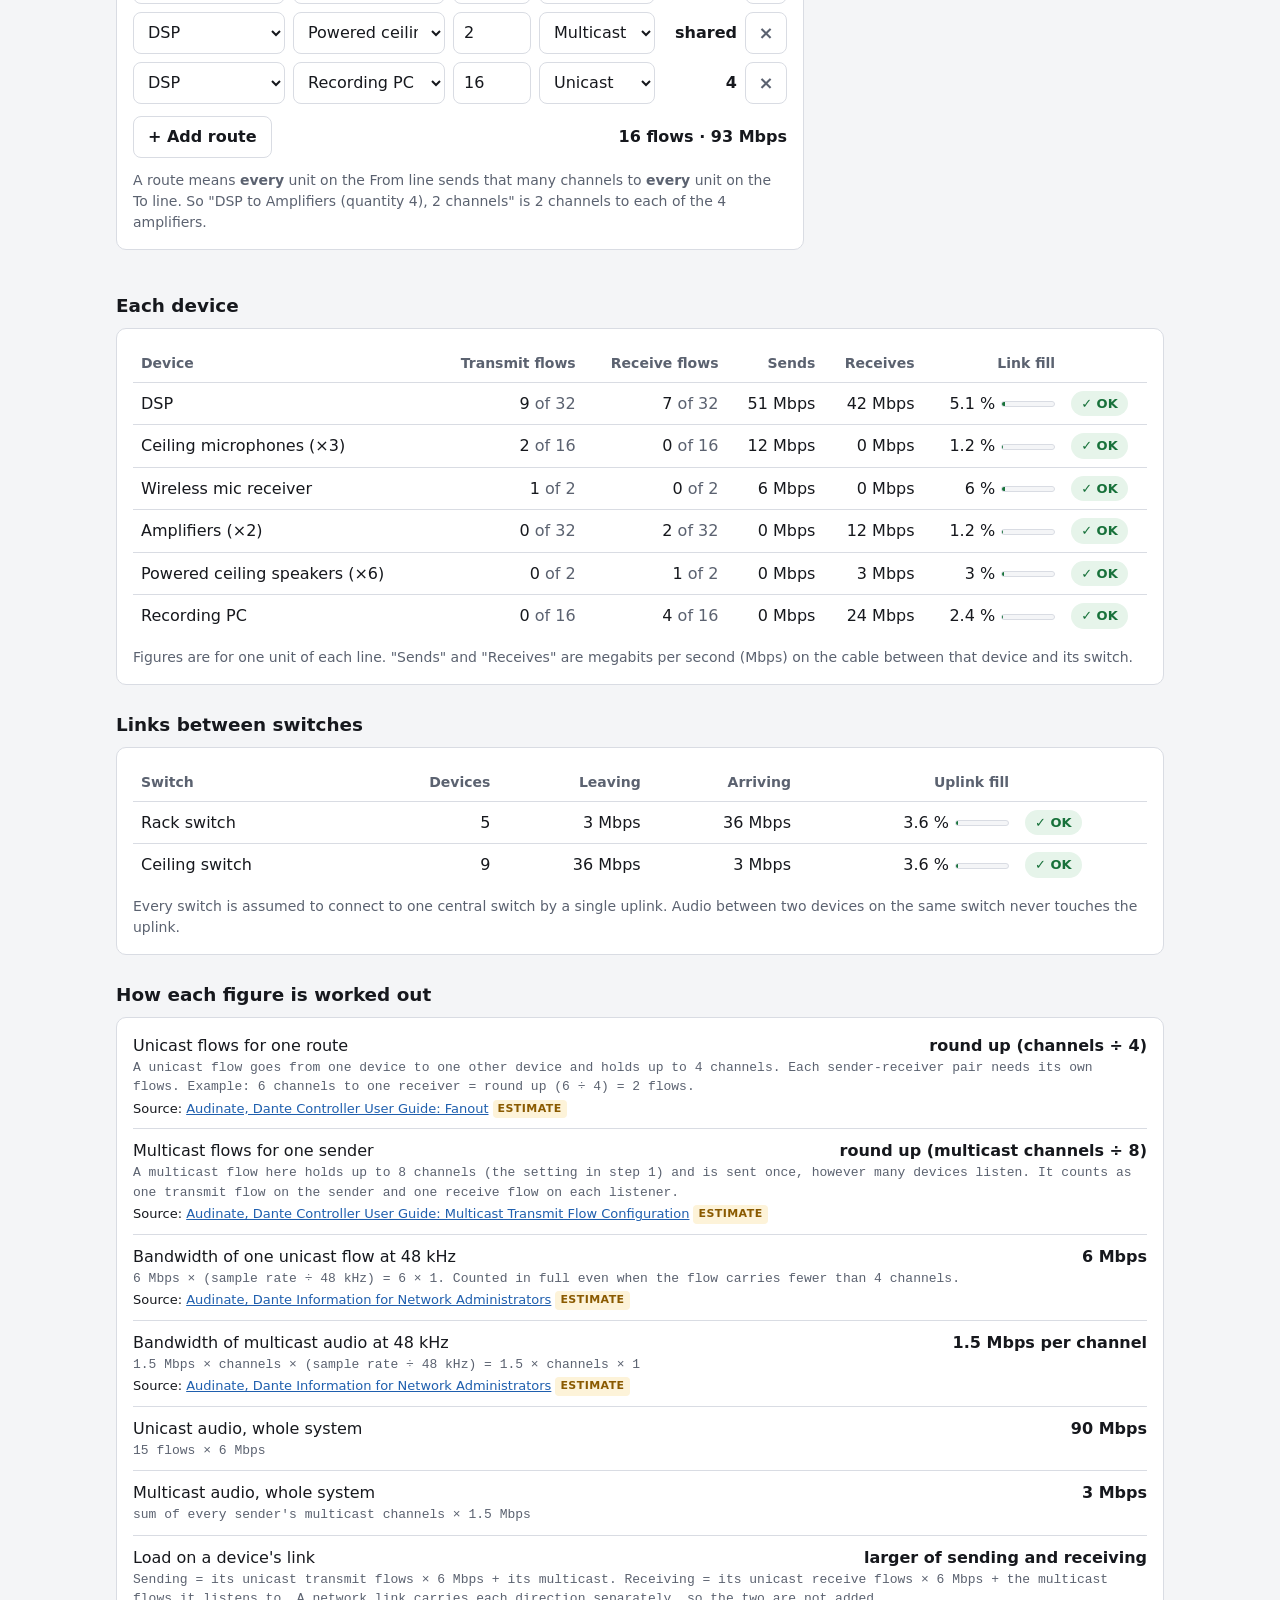
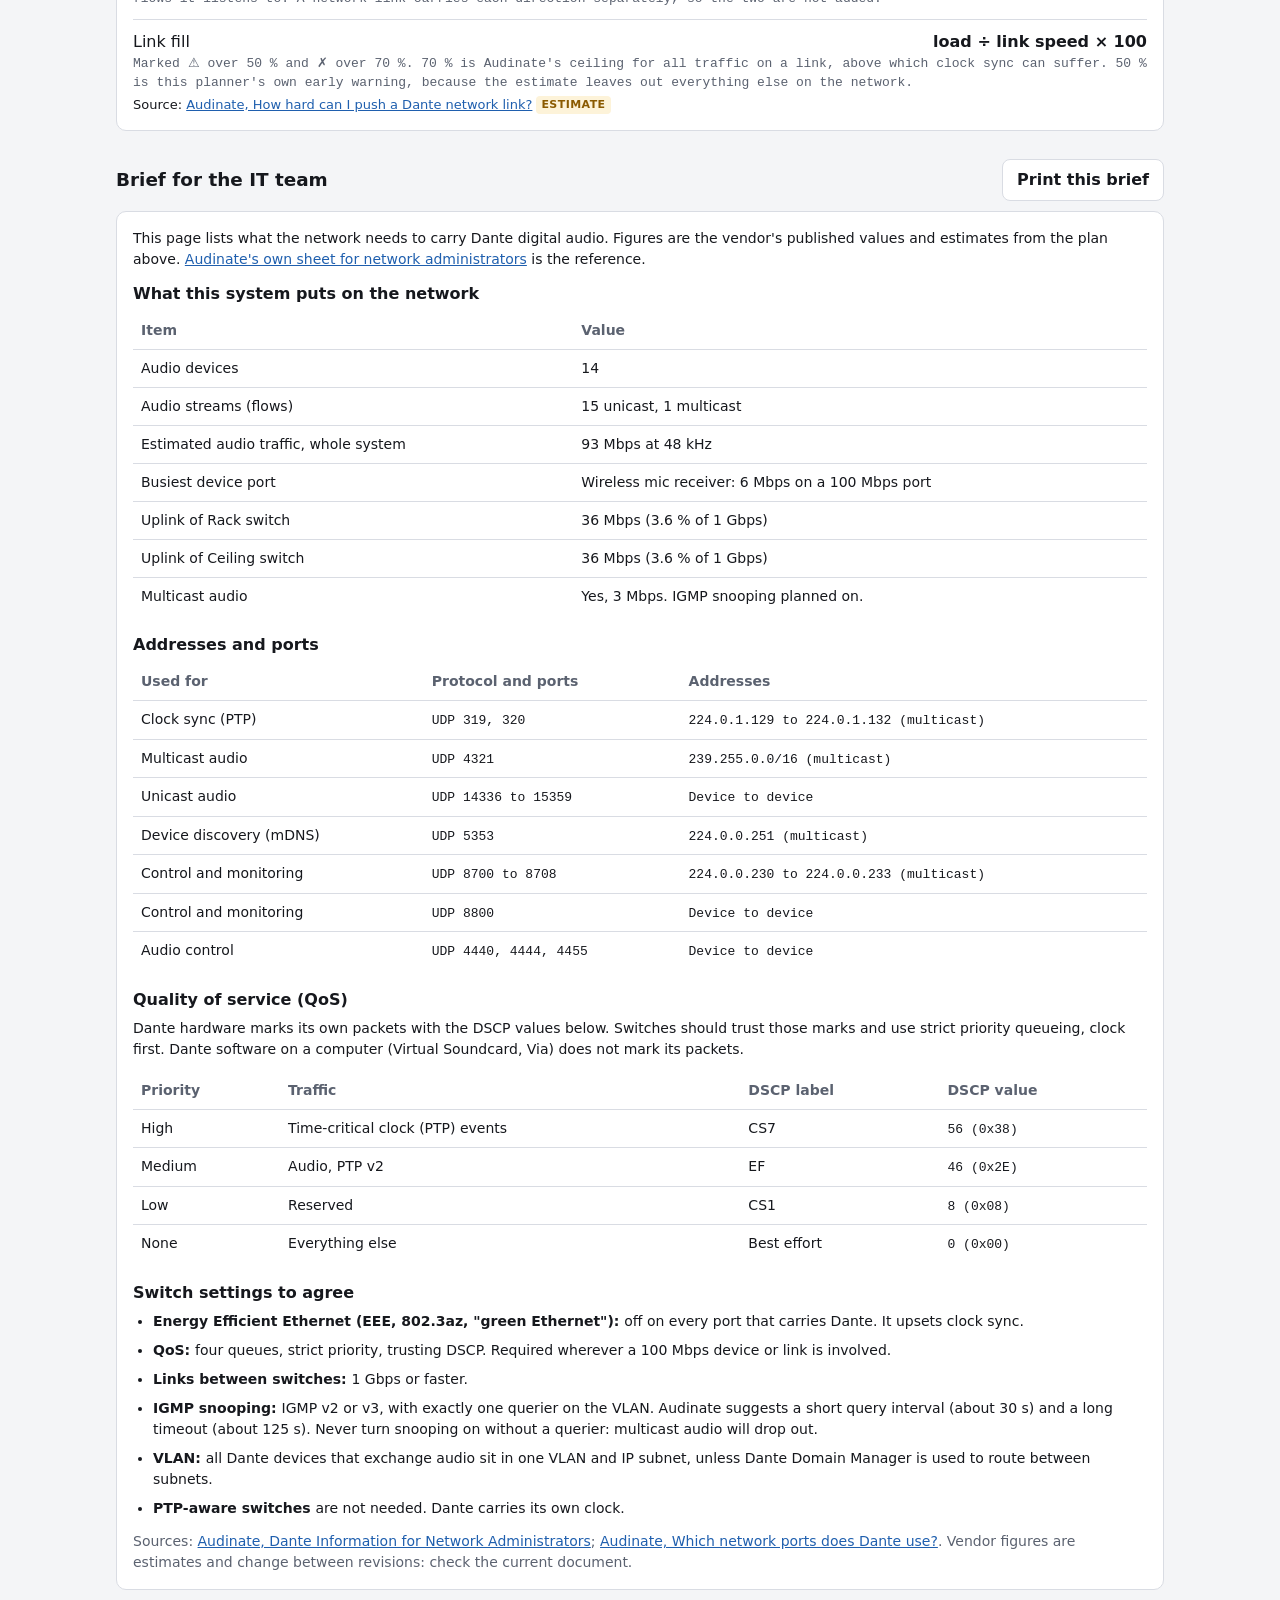
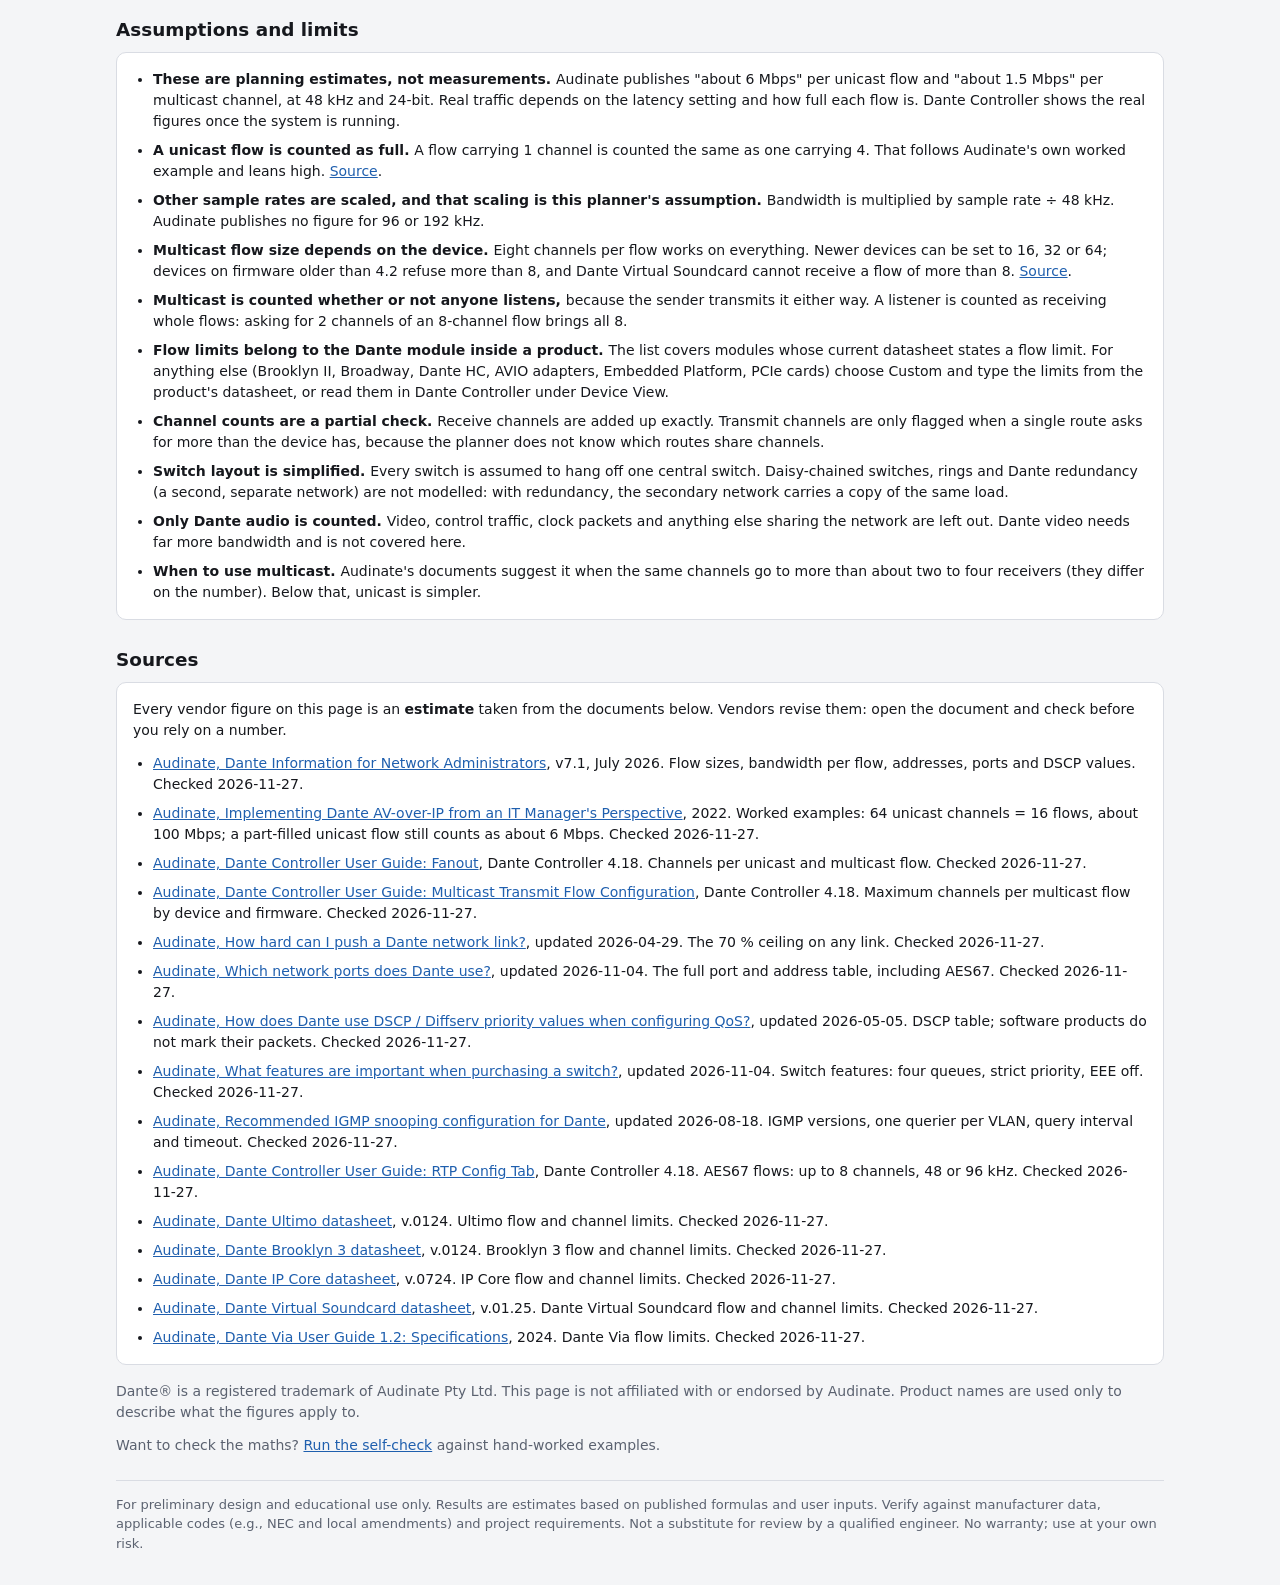
<file: dante/index.html>
<!doctype html>
<html lang="en">
<head>
<meta charset="utf-8">
<meta name="viewport" content="width=device-width, initial-scale=1">
<title>Dante flow &amp; bandwidth planner - AV Tools</title>
<!-- Link preview: what LinkedIn and other sites show when this address is pasted -->
<meta name="description" content="Count Dante audio flows per device, estimate the load on every network link and print a one-page port and QoS brief for the IT team. Free, works offline, every figure sourced.">
<meta property="og:type" content="website">
<meta property="og:site_name" content="AV Tools">
<meta property="og:title" content="Dante flow and bandwidth planner">
<meta property="og:description" content="Count audio flows per device, estimate the load on every link and print a one-page port and QoS brief for IT. Free, works offline, every figure sourced.">
<meta property="og:url" content="https://avjarboe.github.io/av-tools/dante/">
<meta property="og:image" content="https://avjarboe.github.io/av-tools/shared/preview.png">
<meta property="og:image:width" content="2400">
<meta property="og:image:height" content="1254">
<meta property="og:image:alt" content="AV Tools: free, open-source tools for AV system design">
<meta name="twitter:card" content="summary_large_image">
<link rel="stylesheet" href="../shared/style.css">
<link rel="stylesheet" href="dante.css">
</head>
<body>
<nav class="crumbs no-print" aria-label="Breadcrumb"><a href="../index.html">AV Tools</a><span>/</span><span>Dante flow planner</span></nav>
<h1>Dante<sup>&reg;</sup> flow &amp; bandwidth planner</h1>
<p class="lede no-print">List the devices and who sends audio to whom. The planner counts the flows each device
needs, estimates the load on every link and writes a one-page brief for the IT team.</p>
<p class="print-only brief-keep" id="printTitle"></p>

<div class="layout">
<form id="form" class="no-print" autocomplete="off" onsubmit="return false">
  <div class="card">
    <h2><span class="step">1</span>Network</h2>
    <div class="fields tight">
      <div><label for="project">Project name</label>
        <input id="project" type="text" maxlength="80" placeholder="Optional, shown on printouts"></div>
      <div><label for="sampleRate">Sample rate</label>
        <select id="sampleRate"></select></div>
      <div><label for="uplink">Link between switches</label>
        <select id="uplink">
          <option value="100">100 Mbps</option>
          <option value="1000" selected>1 Gbps</option>
          <option value="10000">10 Gbps</option>
        </select></div>
      <div><label for="perFlow">Multicast flow size</label>
        <select id="perFlow">
          <option value="8" selected>8 channels</option>
          <option value="16">16 channels</option>
          <option value="32">32 channels</option>
          <option value="64">64 channels</option>
        </select>
        <small class="hint">8 works on every device.</small></div>
    </div>
    <div class="fields" style="margin-top:14px">
      <label class="check" for="igmp"><input id="igmp" type="checkbox" checked>
        <span>IGMP snooping is on<small class="hint">The switch setting that sends multicast only to the ports that asked for it. Off means every port gets all of it.</small></span></label>
      <label class="check" for="aes67"><input id="aes67" type="checkbox">
        <span>AES67 mode is used<small class="hint">Adds the AES67 addresses and ports to the IT brief.</small></span></label>
    </div>
  </div>

  <div class="card">
    <h2><span class="step">2</span>Devices</h2>
    <div class="row-head dev-cols" aria-hidden="true"><span>Name</span><span>Type</span><span>Qty</span><span>Switch</span><span title="Channels this device sends as multicast">Multicast ch</span><span></span></div>
    <div id="devices"></div>
    <div class="row-foot">
      <button type="button" id="addDevice">+ Add device</button>
      <span class="total" id="devTotal"></span>
    </div>
    <p class="small muted" style="margin:12px 0 0"><strong>Multicast ch</strong>: how many of this device's channels it
    sends as multicast (one stream any number of receivers can pick up). Leave at 0 for ordinary one-to-one audio.
    <strong>Switch</strong>: type the same name for devices plugged into the same switch.</p>
    <datalist id="switchNames"></datalist>
  </div>

  <div class="card">
    <h2><span class="step">3</span>Audio routes</h2>
    <div class="row-head route-cols" aria-hidden="true"><span>From</span><span>To</span><span>Channels</span><span>Sent as</span><span class="r">Flows</span><span></span></div>
    <div id="routes"></div>
    <div class="row-foot">
      <button type="button" id="addRoute">+ Add route</button>
      <span class="total" id="routeTotal"></span>
    </div>
    <p class="small muted" style="margin:12px 0 0">A route means <strong>every</strong> unit on the From line sends that
    many channels to <strong>every</strong> unit on the To line. So "DSP to Amplifiers (quantity 4), 2 channels" is
    2 channels to each of the 4 amplifiers.</p>
  </div>
</form>

<aside class="summary" id="results" aria-live="polite">
  <h2 class="results-h no-print">Results</h2>
  <div class="card tile" id="flowTile">
    <div class="tile-head"><span class="k">Flow limits</span><span id="flowBadge" class="badge"></span></div>
    <div class="big" id="flowBig"></div>
    <div class="bar"><div class="fill" id="flowFill"></div></div>
    <div class="bar-cap"><span id="flowCapL"></span><span id="flowCapR"></span></div>
    <p id="flowMsg"></p>
  </div>
  <div class="card tile" id="linkTile">
    <div class="tile-head"><span class="k">Busiest link</span><span id="linkBadge" class="badge"></span></div>
    <div class="big" id="linkBig"></div>
    <div class="bar"><div class="fill" id="linkFill"></div></div>
    <div class="bar-cap"><span id="linkCapL"></span><span id="linkCapR"></span></div>
    <p id="linkMsg"></p>
  </div>
  <div class="card facts-card">
    <dl class="facts" id="facts"></dl>
    <div class="actions no-print">
      <button type="button" class="primary" id="printBrief">Print IT brief</button>
      <button type="button" id="printAll">Print whole plan</button>
      <button type="button" id="resetBtn">Reset to example</button>
    </div>
  </div>
</aside>
</div>

<div id="issuesWrap" hidden>
  <h2>Things to fix or check</h2>
  <div class="card"><ul class="issues" id="issues"></ul></div>
</div>

<h2>Each device</h2>
<div class="card scroll-x">
  <table class="stack" id="devTable">
    <thead><tr><th>Device</th><th class="num">Transmit flows</th><th class="num">Receive flows</th>
      <th class="num">Sends</th><th class="num">Receives</th><th class="num">Link fill</th><th></th></tr></thead>
    <tbody></tbody>
  </table>
  <p class="small muted" style="margin:10px 0 0">Figures are for one unit of each line. "Sends" and "Receives" are
  megabits per second (Mbps) on the cable between that device and its switch.</p>
</div>

<div id="uplinkWrap" hidden>
  <h2>Links between switches</h2>
  <div class="card scroll-x">
    <table class="stack" id="swTable">
      <thead><tr><th>Switch</th><th class="num">Devices</th><th class="num">Leaving</th><th class="num">Arriving</th>
        <th class="num">Uplink fill</th><th></th></tr></thead>
      <tbody></tbody>
    </table>
    <p class="small muted" style="margin:10px 0 0">Every switch is assumed to connect to one central switch by a single
    uplink. Audio between two devices on the same switch never touches the uplink.</p>
  </div>
</div>

<h2>How each figure is worked out</h2>
<div class="card"><div id="worked"></div></div>

<div class="brief-head brief-keep">
  <h2>Brief for the IT team</h2>
  <button type="button" class="no-print" id="printBrief2">Print this brief</button>
</div>
<div class="card brief-keep" id="brief"></div>

<h2>Assumptions and limits</h2>
<div class="card">
<ul class="notes small" id="notes"></ul>
</div>

<h2>Sources</h2>
<div class="card">
<p class="small">Every vendor figure on this page is an <strong>estimate</strong> taken from the documents below.
Vendors revise them: open the document and check before you rely on a number.</p>
<ul class="notes small" id="sources"></ul>
</div>

<p class="small muted">Dante&reg; is a registered trademark of Audinate Pty Ltd. This page is not affiliated with or
endorsed by Audinate. Product names are used only to describe what the figures apply to.</p>
<p class="small muted no-print">Want to check the maths? <a href="selftest.html">Run the self-check</a> against
hand-worked examples.</p>

<script src="data.js"></script>
<script src="calc.js"></script>
<script src="app.js"></script>
<script src="../shared/disclaimer.js" defer></script>
</body>
</html>
</file>
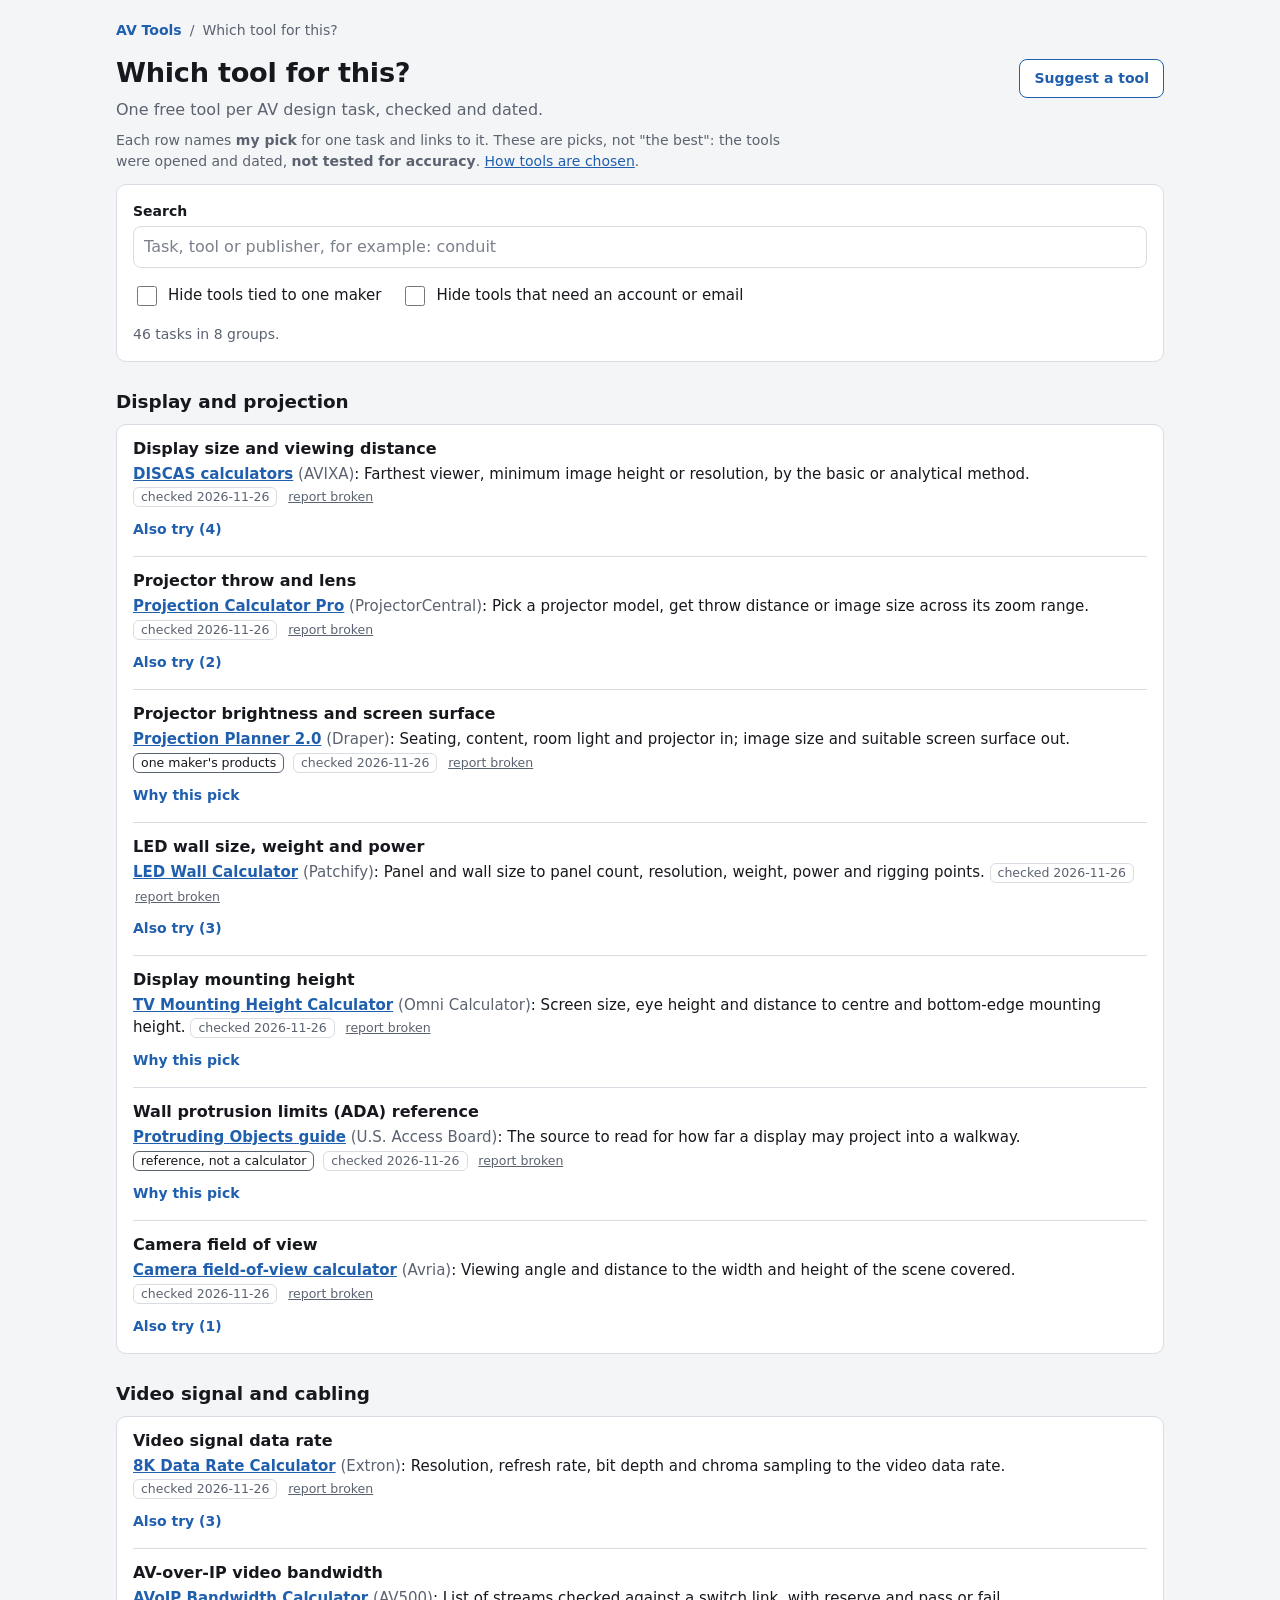
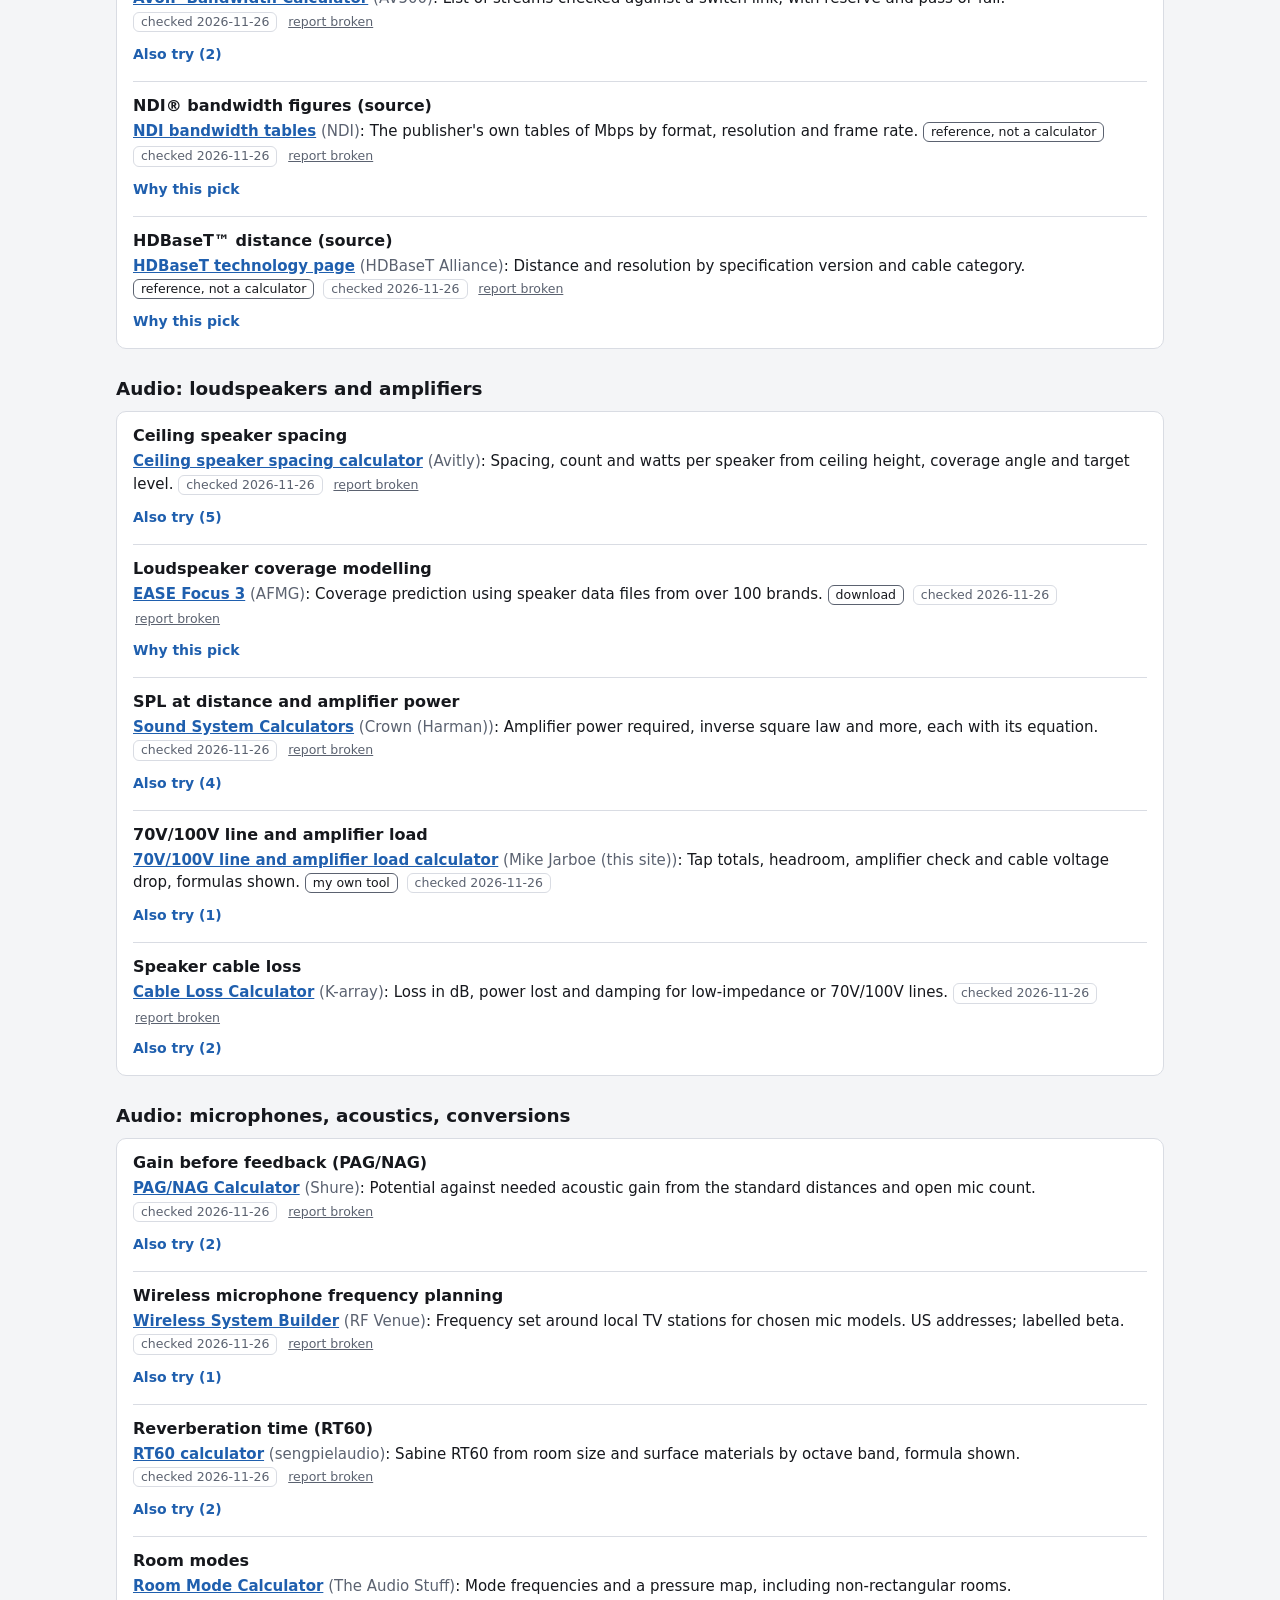
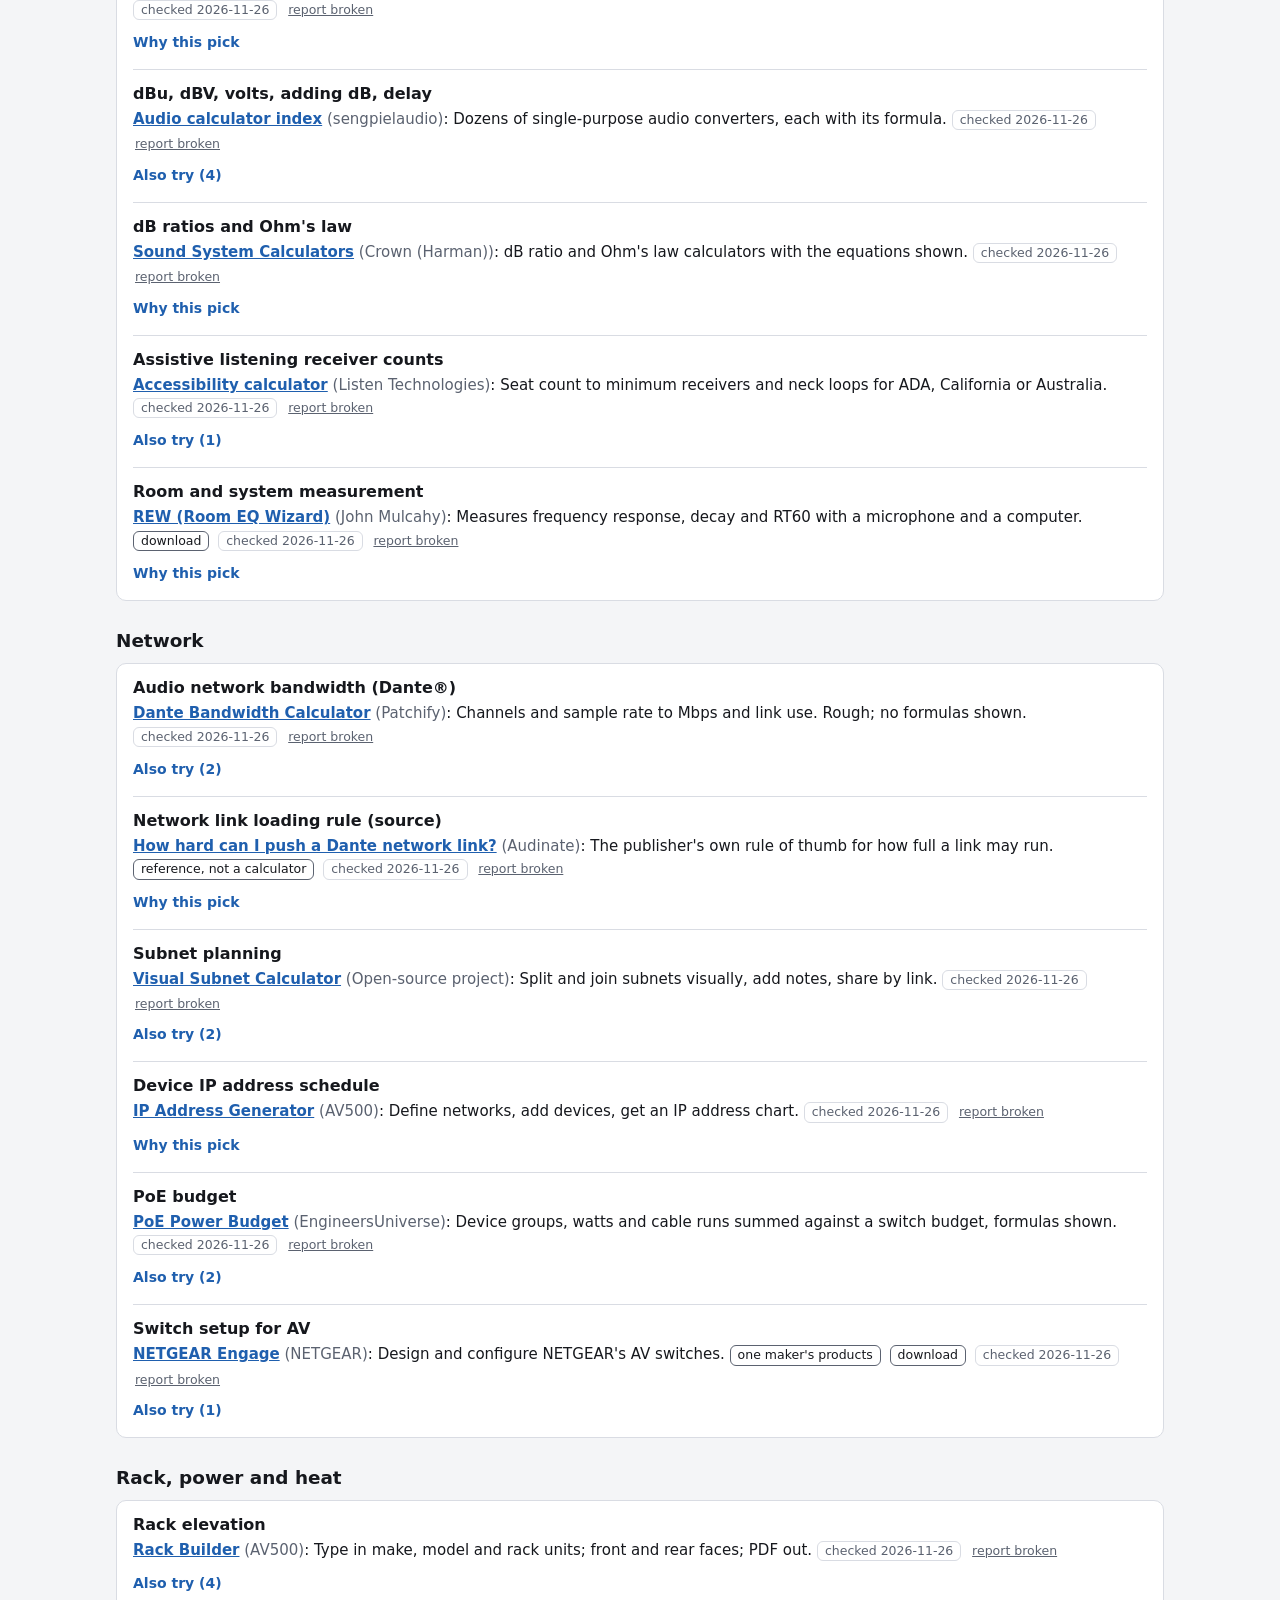
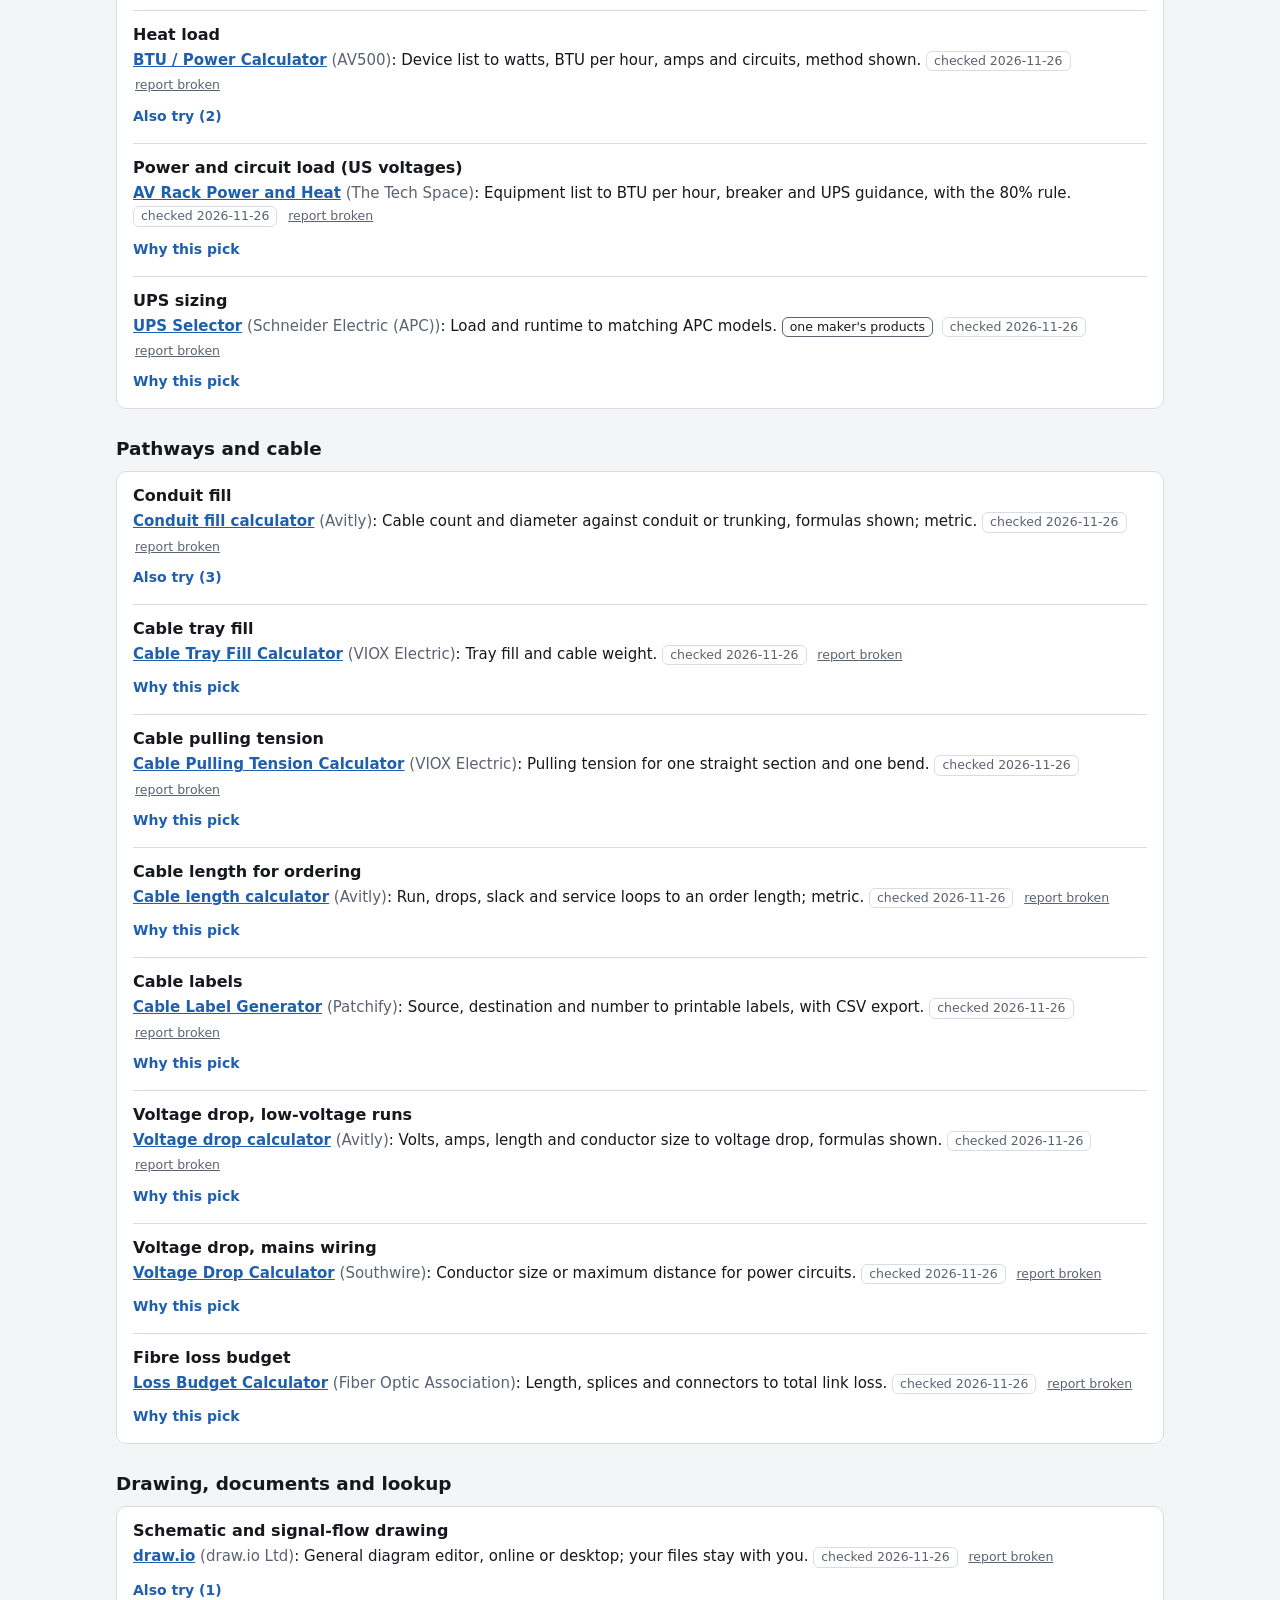
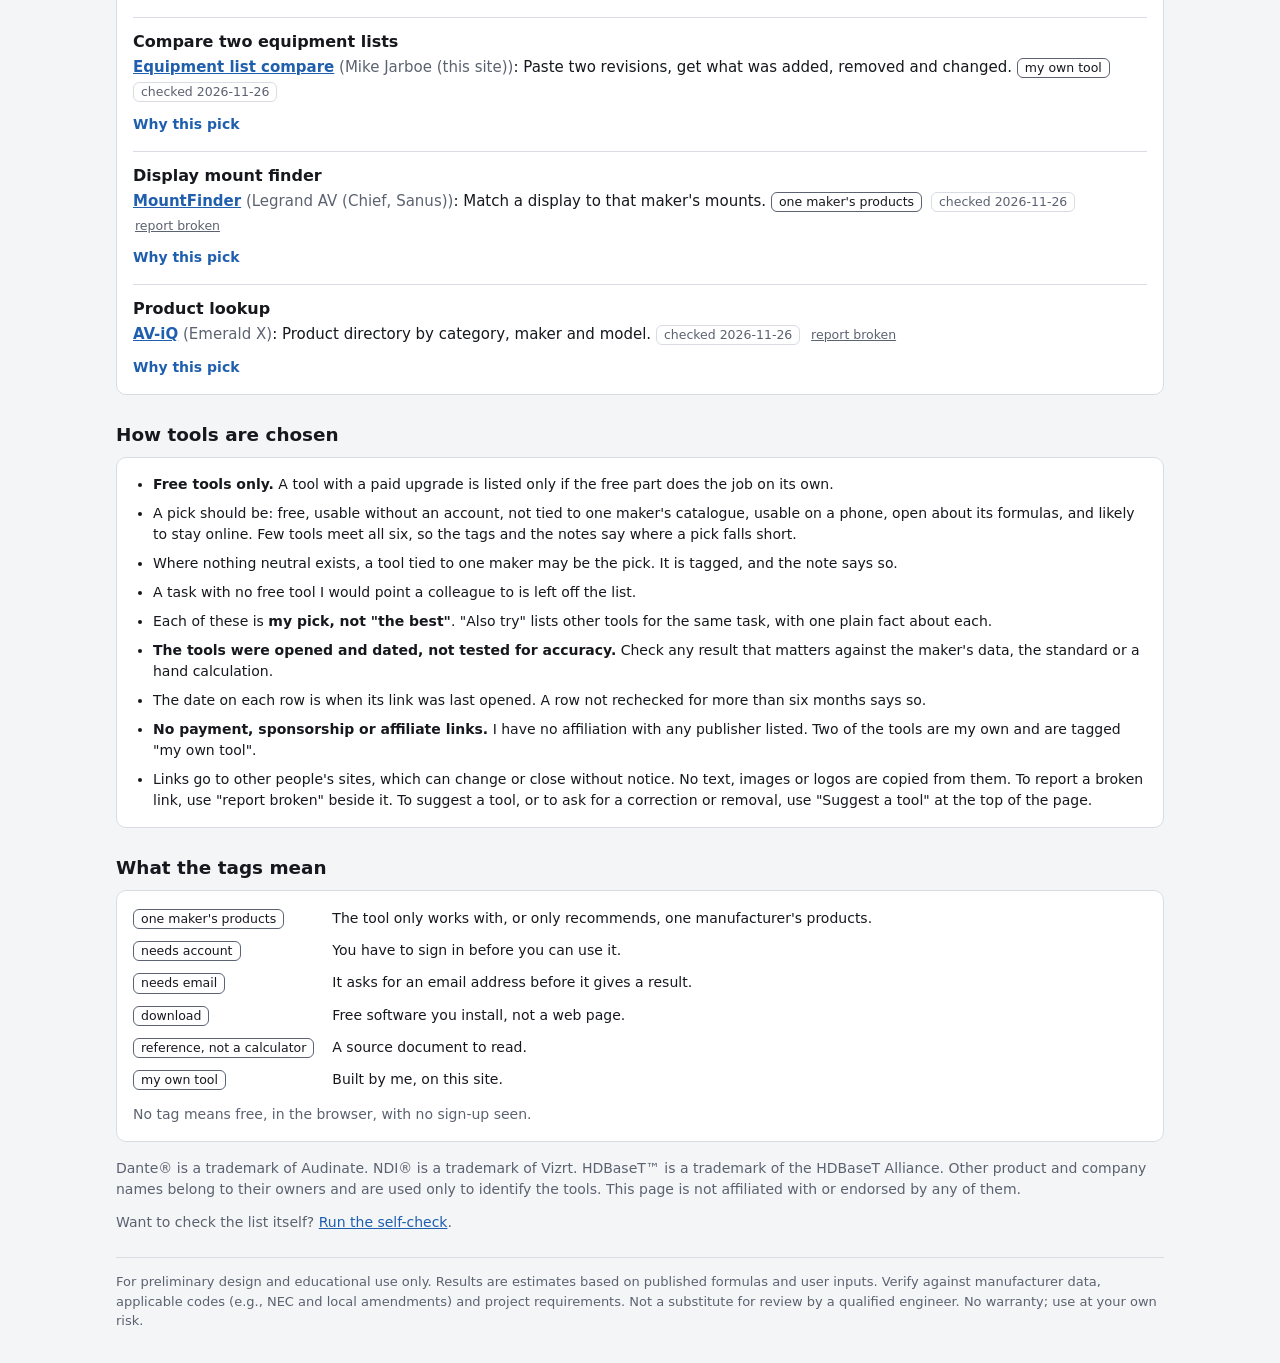
<file: which/index.html>
<!doctype html>
<html lang="en">
<head>
<meta charset="utf-8">
<meta name="viewport" content="width=device-width, initial-scale=1">
<title>Which tool for this? - AV Tools</title>
<!-- Link preview: what LinkedIn and other sites show when this address is pasted -->
<meta name="description" content="One free tool per AV design task, checked and dated, with links to other people's calculators.">
<meta property="og:type" content="website">
<meta property="og:site_name" content="AV Tools">
<meta property="og:title" content="Which tool for this? One free tool per AV design task">
<meta property="og:description" content="One free tool per AV design task, checked and dated, with links to other people's calculators.">
<meta property="og:url" content="https://avjarboe.github.io/av-tools/which/">
<meta property="og:image" content="https://avjarboe.github.io/av-tools/shared/preview.png">
<meta property="og:image:width" content="2400">
<meta property="og:image:height" content="1254">
<meta property="og:image:alt" content="AV Tools: free, open-source tools for AV system design">
<meta name="twitter:card" content="summary_large_image">
<link rel="stylesheet" href="../shared/style.css">
<link rel="stylesheet" href="which.css">
</head>
<body>
<nav class="crumbs" aria-label="Breadcrumb"><a href="../index.html">AV Tools</a><span>/</span><span>Which tool for this?</span></nav>
<header class="page-head">
  <div>
    <h1>Which tool for this?</h1>
    <p class="lede">One free tool per AV design task, checked and dated.</p>
  </div>
  <a id="suggestLink" class="suggest" target="_blank" rel="noopener" hidden>Suggest a tool</a>
</header>
<p class="small muted intro">Each row names <strong>my pick</strong> for one task and links to it. These are picks, not
"the best": the tools were opened and dated, <strong>not tested for accuracy</strong>.
<a href="#rules">How tools are chosen</a>.</p>

<form class="card filters" id="filters" autocomplete="off" onsubmit="return false">
  <div>
    <label for="search">Search</label>
    <input id="search" type="search" placeholder="Task, tool or publisher, for example: conduit" autocomplete="off">
  </div>
  <div class="ticks">
    <label class="tick"><input type="checkbox" id="hideMaker"> Hide tools tied to one maker</label>
    <label class="tick"><input type="checkbox" id="hideAccount"> Hide tools that need an account or email</label>
  </div>
  <p class="small muted count" id="count" aria-live="polite"></p>
</form>

<noscript><p class="card">This page needs JavaScript switched on to show the list.</p></noscript>
<div id="list"></div>
<p class="card" id="empty" hidden>No rows match. Clear the search box or untick a box.</p>

<h2 id="rules">How tools are chosen</h2>
<div class="card">
<ul class="notes small">
  <li><strong>Free tools only.</strong> A tool with a paid upgrade is listed only if the free part does the job
  on its own.</li>
  <li>A pick should be: free, usable without an account, not tied to one maker's catalogue, usable on a phone,
  open about its formulas, and likely to stay online. Few tools meet all six, so the tags and the notes say
  where a pick falls short.</li>
  <li>Where nothing neutral exists, a tool tied to one maker may be the pick. It is tagged, and the note says so.</li>
  <li>A task with no free tool I would point a colleague to is left off the list.</li>
  <li>Each of these is <strong>my pick, not "the best"</strong>. "Also try" lists other tools for the same task,
  with one plain fact about each.</li>
  <li><strong>The tools were opened and dated, not tested for accuracy.</strong> Check any result that matters
  against the maker's data, the standard or a hand calculation.</li>
  <li>The date on each row is when its link was last opened. A row not rechecked for more than six months says
  so.</li>
  <li><strong>No payment, sponsorship or affiliate links.</strong> I have no affiliation with any publisher
  listed. Two of the tools are my own and are tagged "my own tool".</li>
  <li>Links go to other people's sites, which can change or close without notice. No text, images or logos are
  copied from them.<span id="formNote" hidden> To report a broken link, use "report broken" beside it. To suggest
  a tool, or to ask for a correction or removal, use "Suggest a tool" at the top of the page.</span></li>
</ul>
</div>

<h2>What the tags mean</h2>
<div class="card">
<dl class="tagkey small">
  <dt><span class="tag">one maker's products</span></dt><dd>The tool only works with, or only recommends, one manufacturer's products.</dd>
  <dt><span class="tag">needs account</span></dt><dd>You have to sign in before you can use it.</dd>
  <dt><span class="tag">needs email</span></dt><dd>It asks for an email address before it gives a result.</dd>
  <dt><span class="tag">download</span></dt><dd>Free software you install, not a web page.</dd>
  <dt><span class="tag">reference, not a calculator</span></dt><dd>A source document to read.</dd>
  <dt><span class="tag">my own tool</span></dt><dd>Built by me, on this site.</dd>
</dl>
<p class="small muted" style="margin:12px 0 0">No tag means free, in the browser, with no sign-up seen.</p>
</div>

<p class="small muted">Dante® is a trademark of Audinate. NDI® is a trademark of Vizrt. HDBaseT™ is a trademark of
the HDBaseT Alliance. Other product and company names belong to their owners and are used only to identify the
tools. This page is not affiliated with or endorsed by any of them.</p>
<p class="small muted">Want to check the list itself? <a href="selftest.html">Run the self-check</a>.</p>

<script src="tools-data.js"></script>
<script src="which.js"></script>
<script src="app.js"></script>
<script src="../shared/disclaimer.js" defer></script>
</body>
</html>
</file>
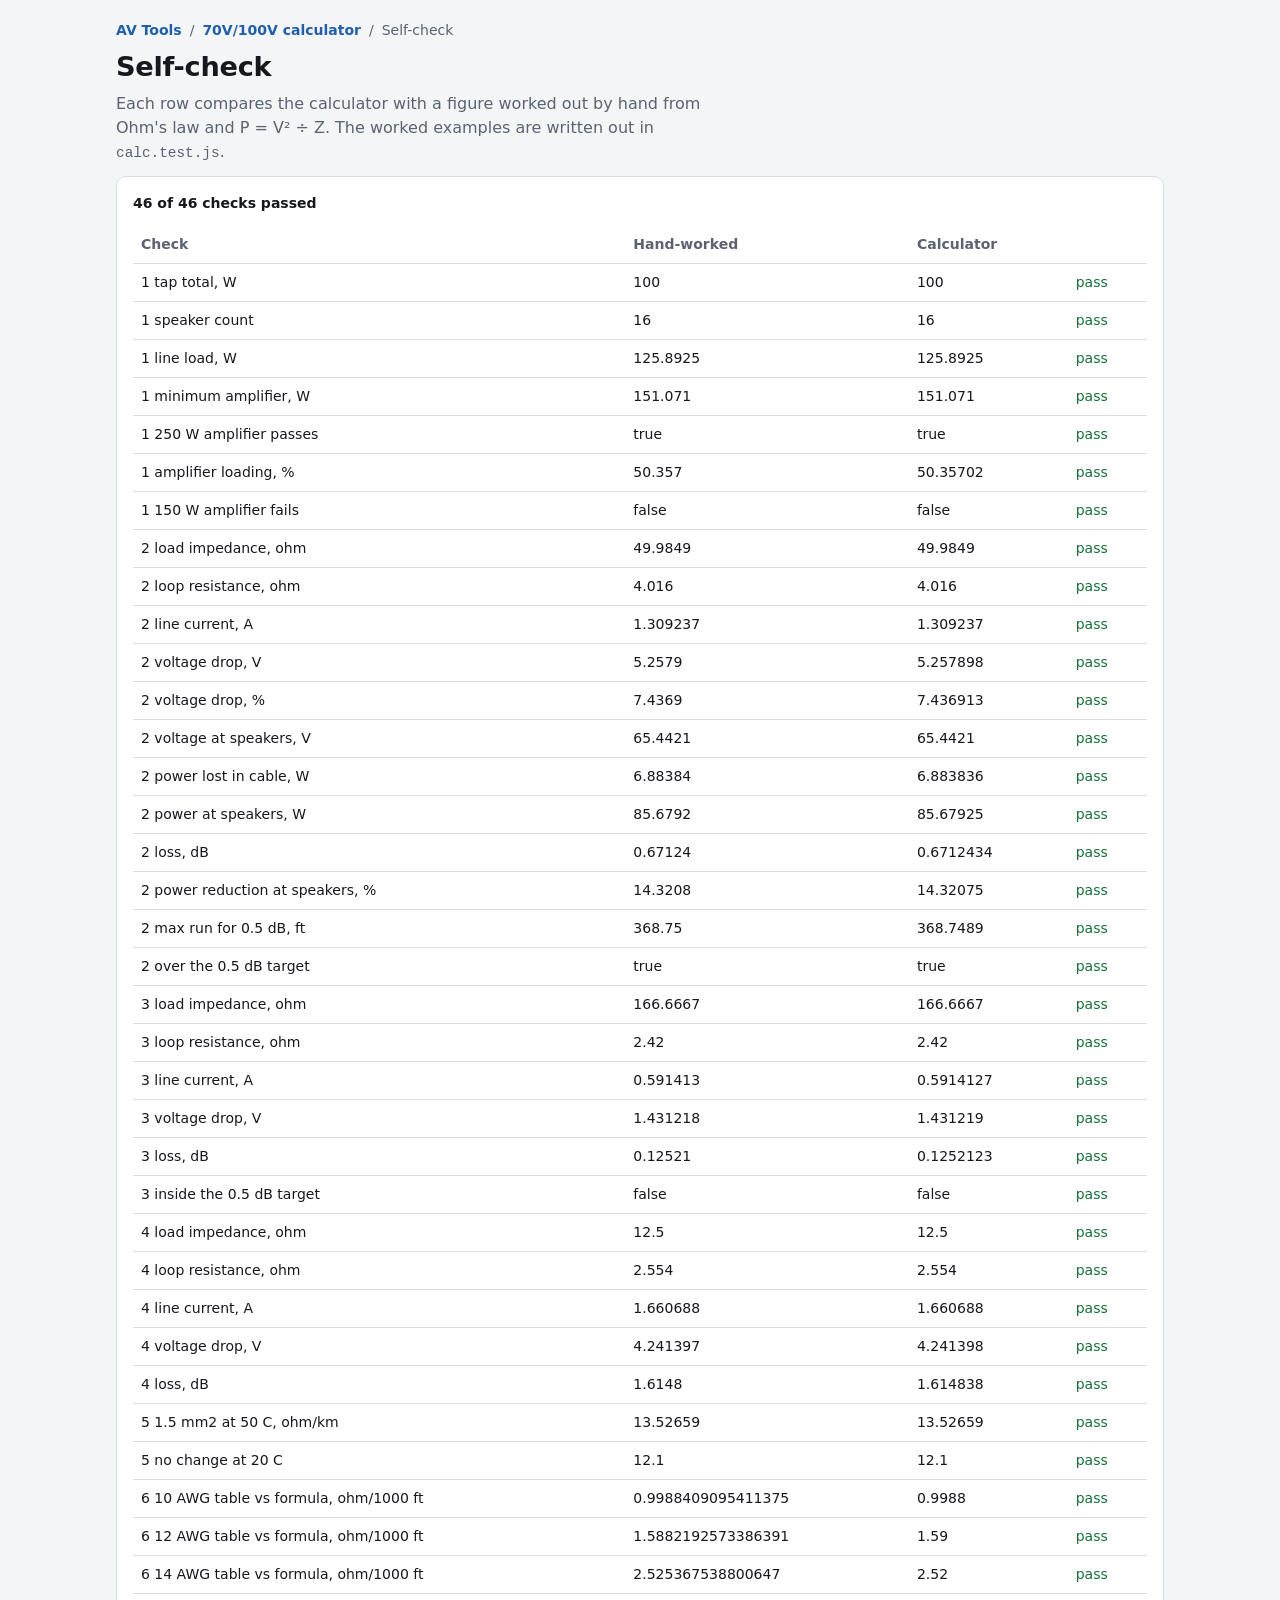
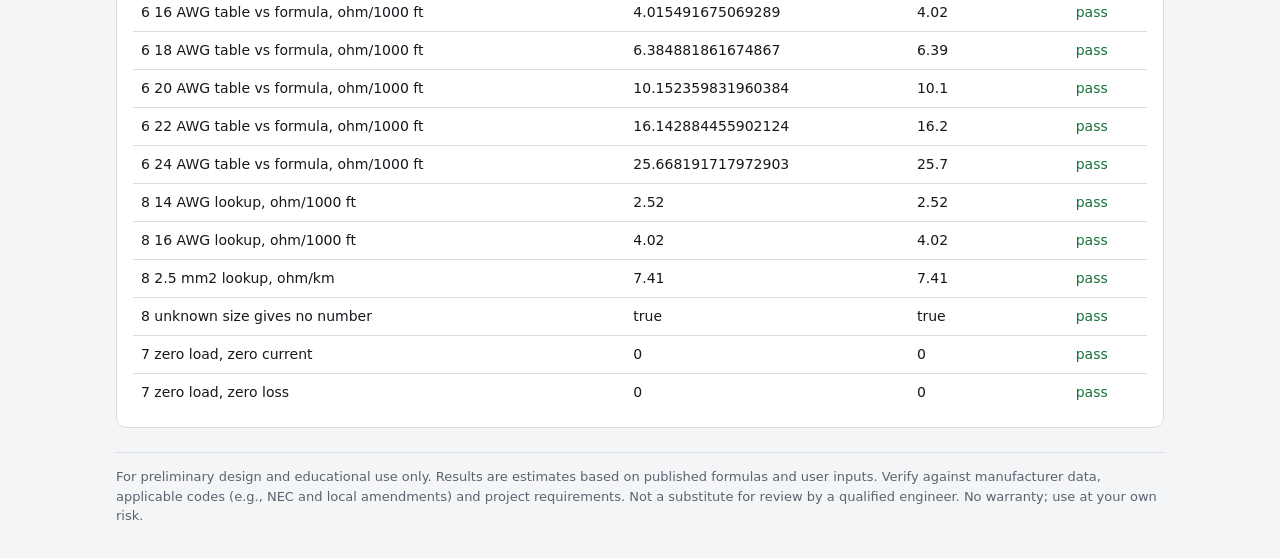
<file: 70v/selftest.html>
<!doctype html>
<html lang="en">
<head>
<meta charset="utf-8">
<meta name="viewport" content="width=device-width, initial-scale=1">
<title>Self-check - 70V/100V calculator - AV Tools</title>
<link rel="stylesheet" href="../shared/style.css">
</head>
<body>
<nav class="crumbs" aria-label="Breadcrumb"><a href="../index.html">AV Tools</a><span>/</span><a href="index.html">70V/100V calculator</a><span>/</span><span>Self-check</span></nav>
<h1>Self-check</h1>
<p class="lede">Each row compares the calculator with a figure worked out by hand from Ohm's law and
P = V&sup2; &divide; Z. The worked examples are written out in <code>calc.test.js</code>.</p>
<div class="card scroll-x small" id="selftest"><p class="bad">The self-check did not run.</p></div>
<script src="calc.js"></script>
<script src="calc.test.js"></script>
<script src="../shared/disclaimer.js" defer></script>
</body>
</html>
</file>
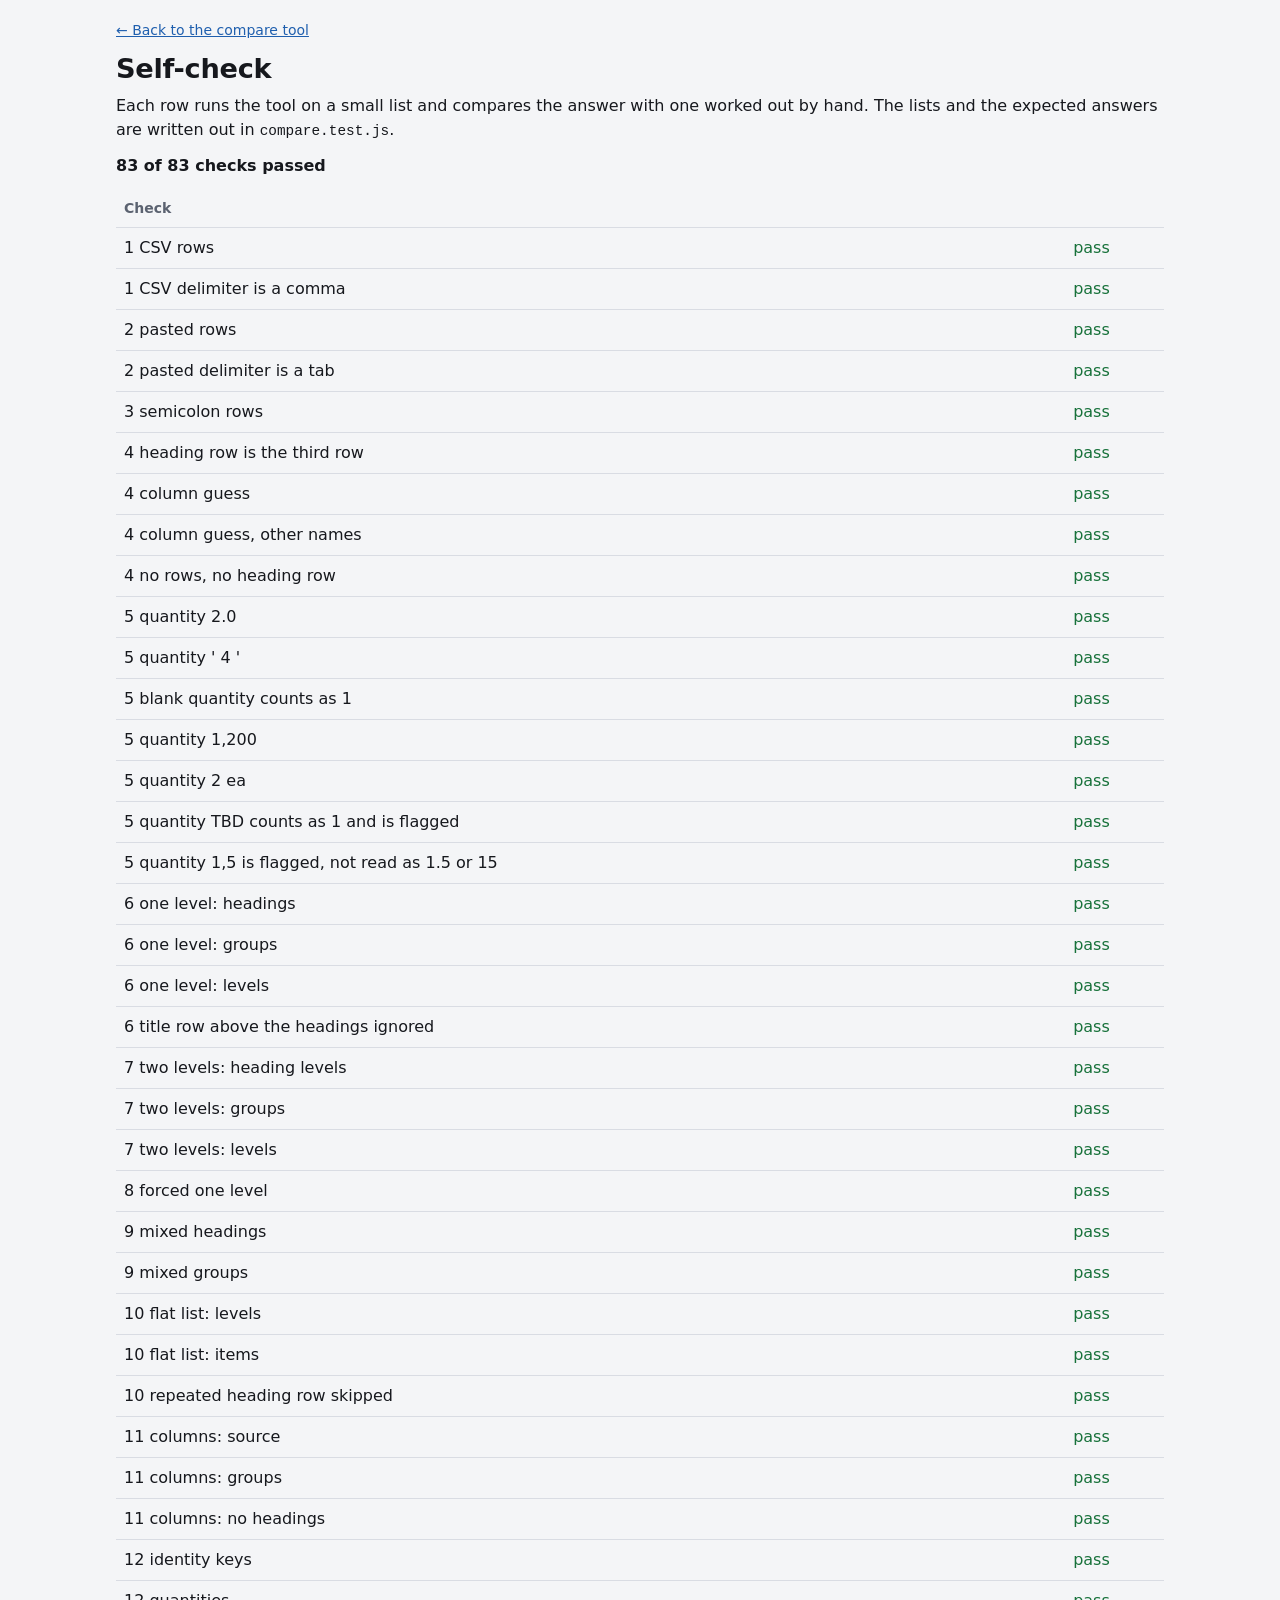
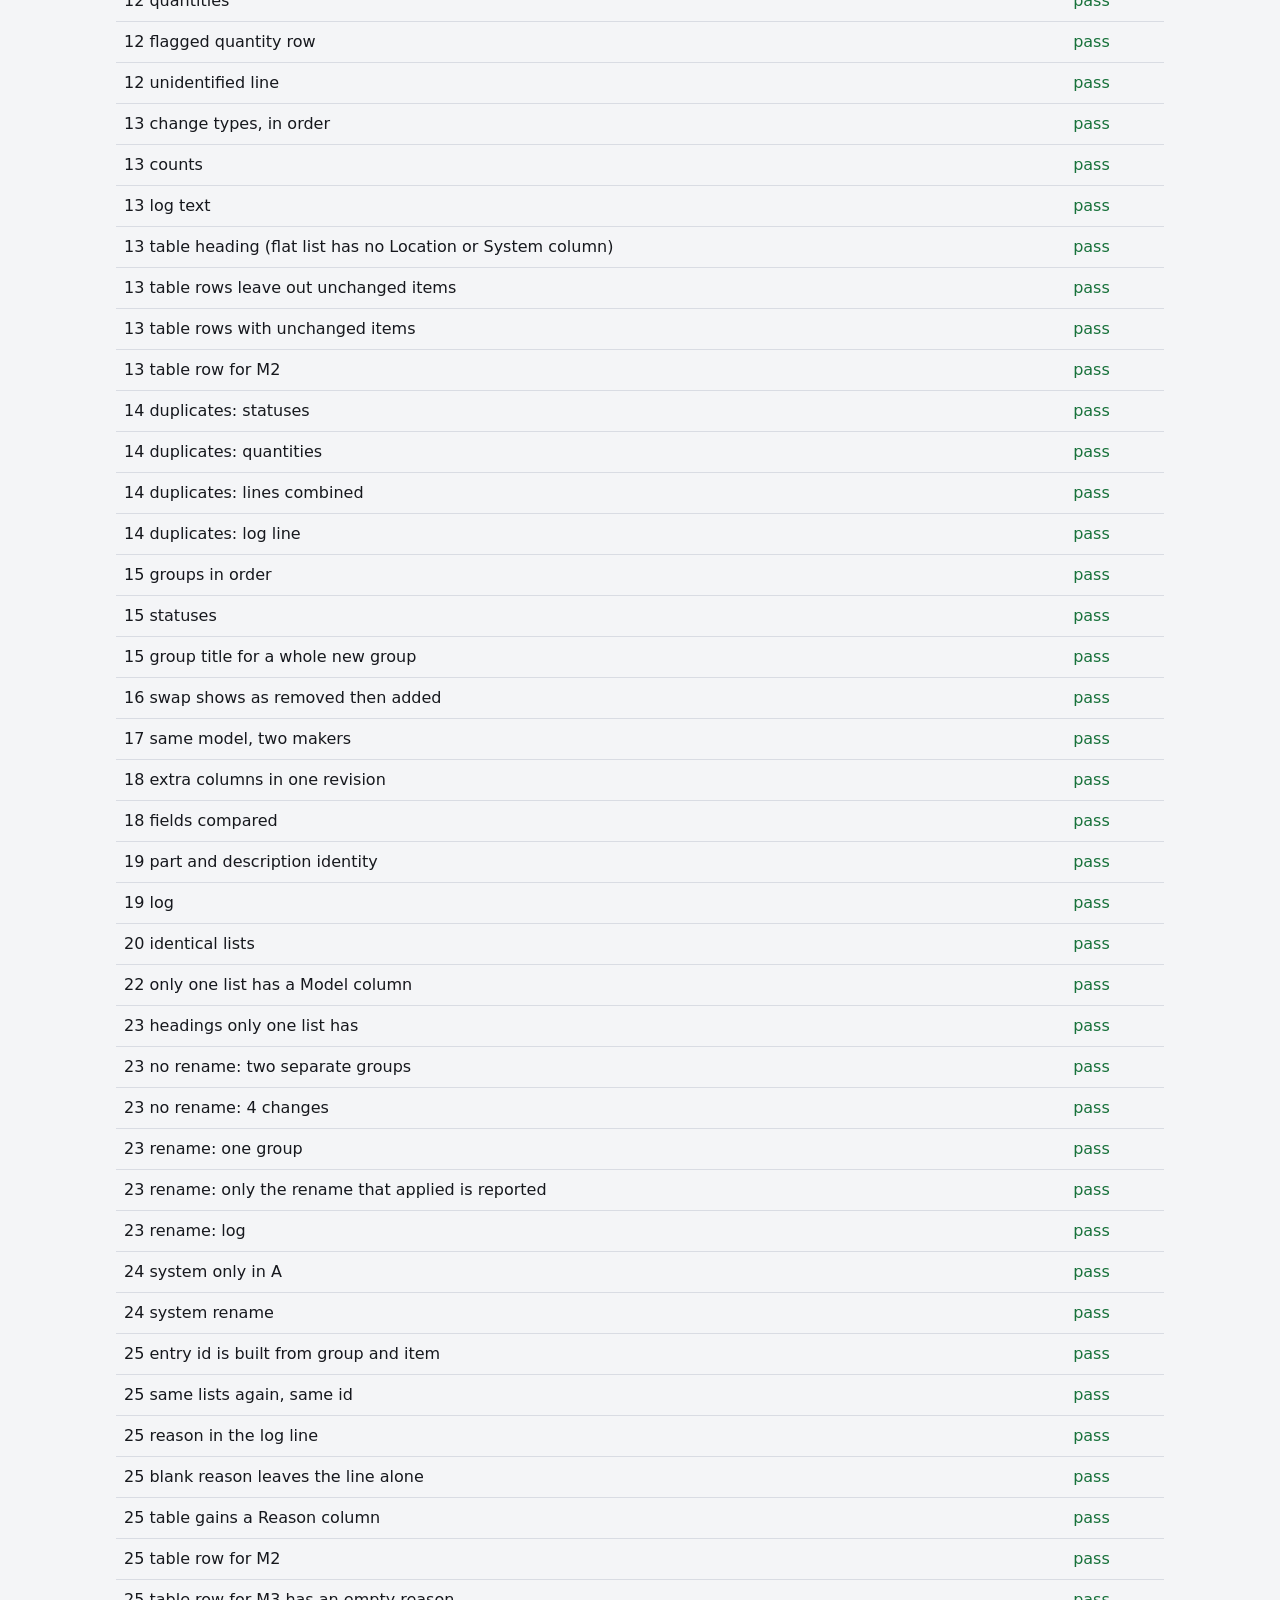
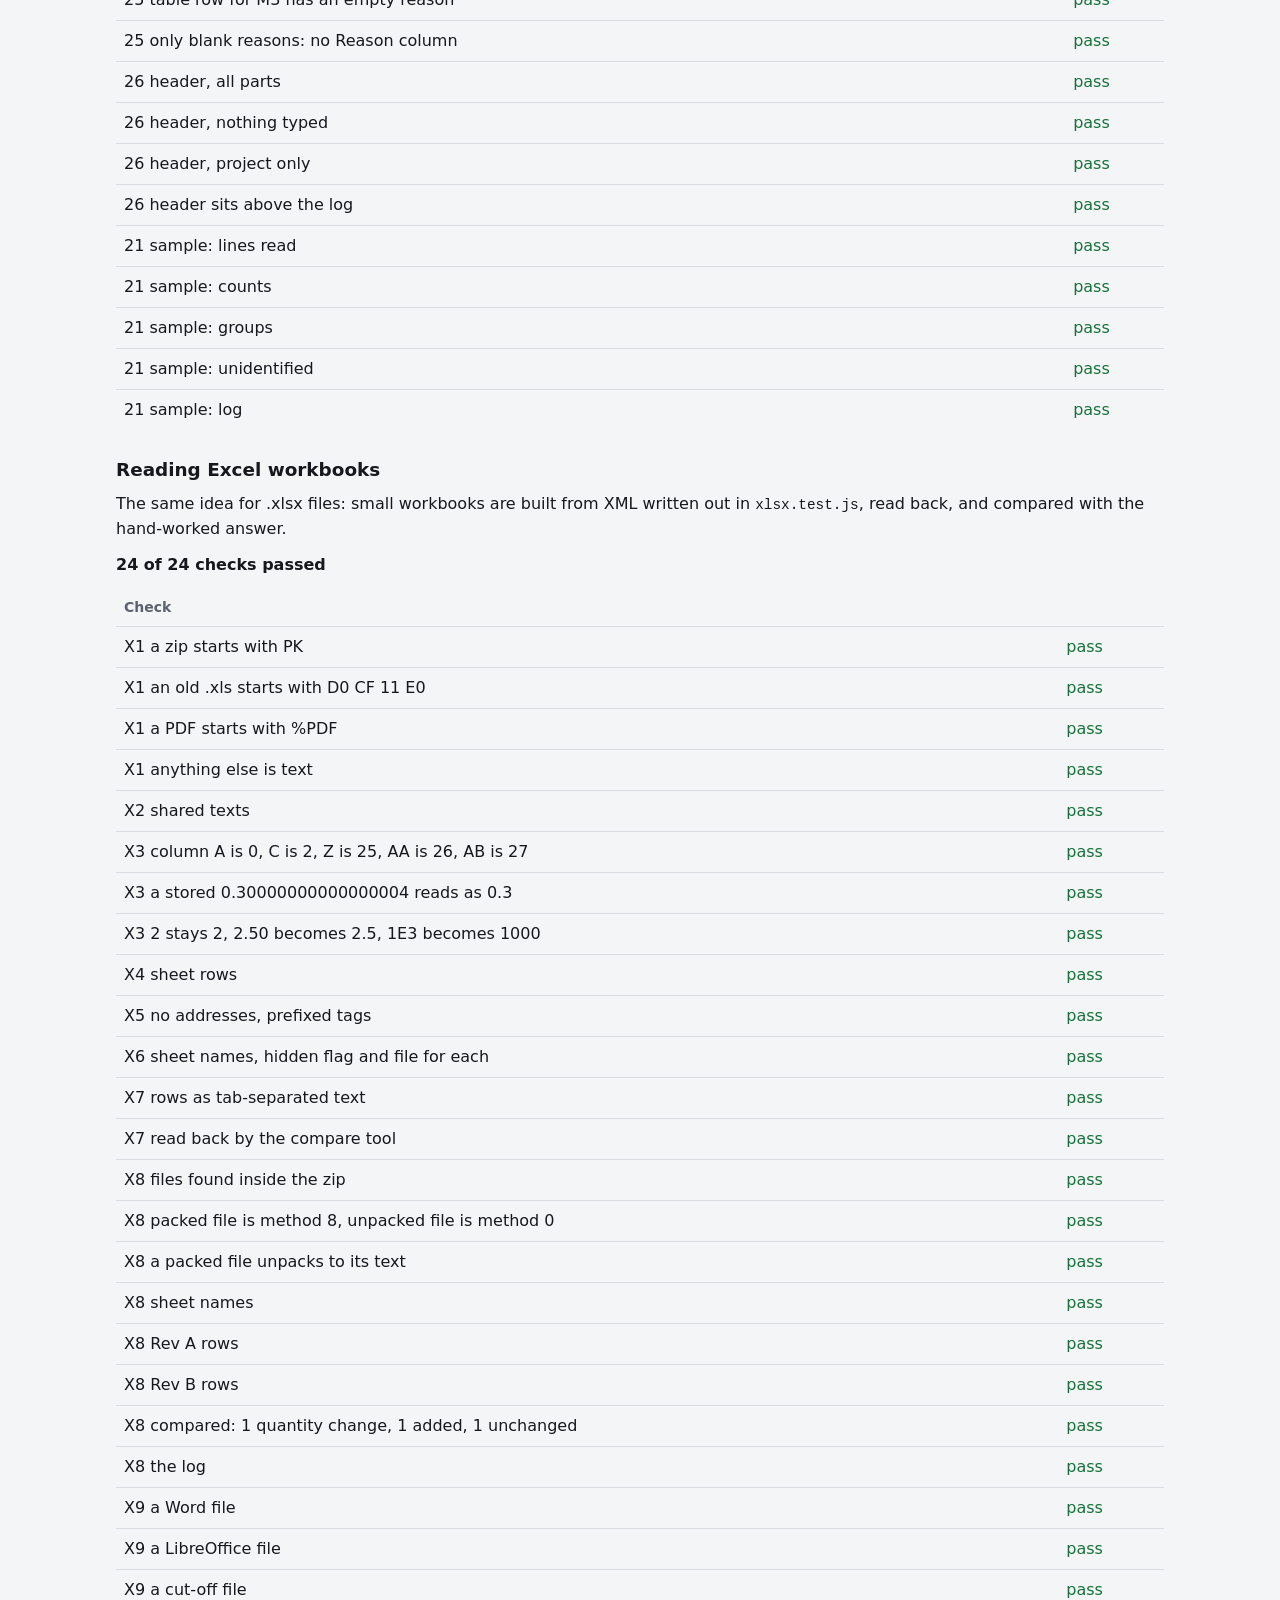
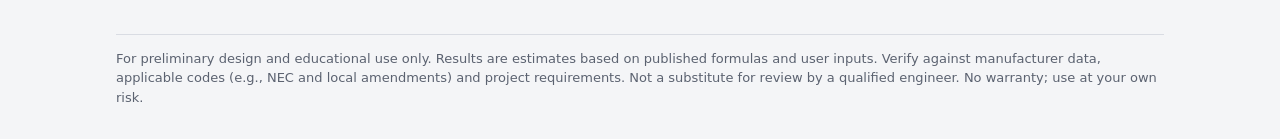
<file: compare/selftest.html>
<!doctype html>
<html lang="en">
<head>
<meta charset="utf-8">
<meta name="viewport" content="width=device-width, initial-scale=1">
<title>Self-check - Equipment list compare - AV Tools</title>
<link rel="stylesheet" href="../shared/style.css">
</head>
<body>
<p class="small"><a href="index.html">&larr; Back to the compare tool</a></p>
<h1>Self-check</h1>
<p>Each row runs the tool on a small list and compares the answer with one worked out by hand.
The lists and the expected answers are written out in <code>compare.test.js</code>.</p>
<div id="selftest" style="overflow-x:auto"><p class="bad">The self-check did not run.</p></div>
<h2>Reading Excel workbooks</h2>
<p>The same idea for .xlsx files: small workbooks are built from XML written out in
<code>xlsx.test.js</code>, read back, and compared with the hand-worked answer.</p>
<div id="selftest-xlsx" style="overflow-x:auto"><p class="bad">The self-check did not run.</p></div>
<script src="compare.js"></script>
<script src="sample.js"></script>
<script src="compare.test.js"></script>
<script src="xlsx.js"></script>
<script src="xlsx.test.js"></script>
<script src="../shared/disclaimer.js" defer></script>
</body>
</html>
</file>
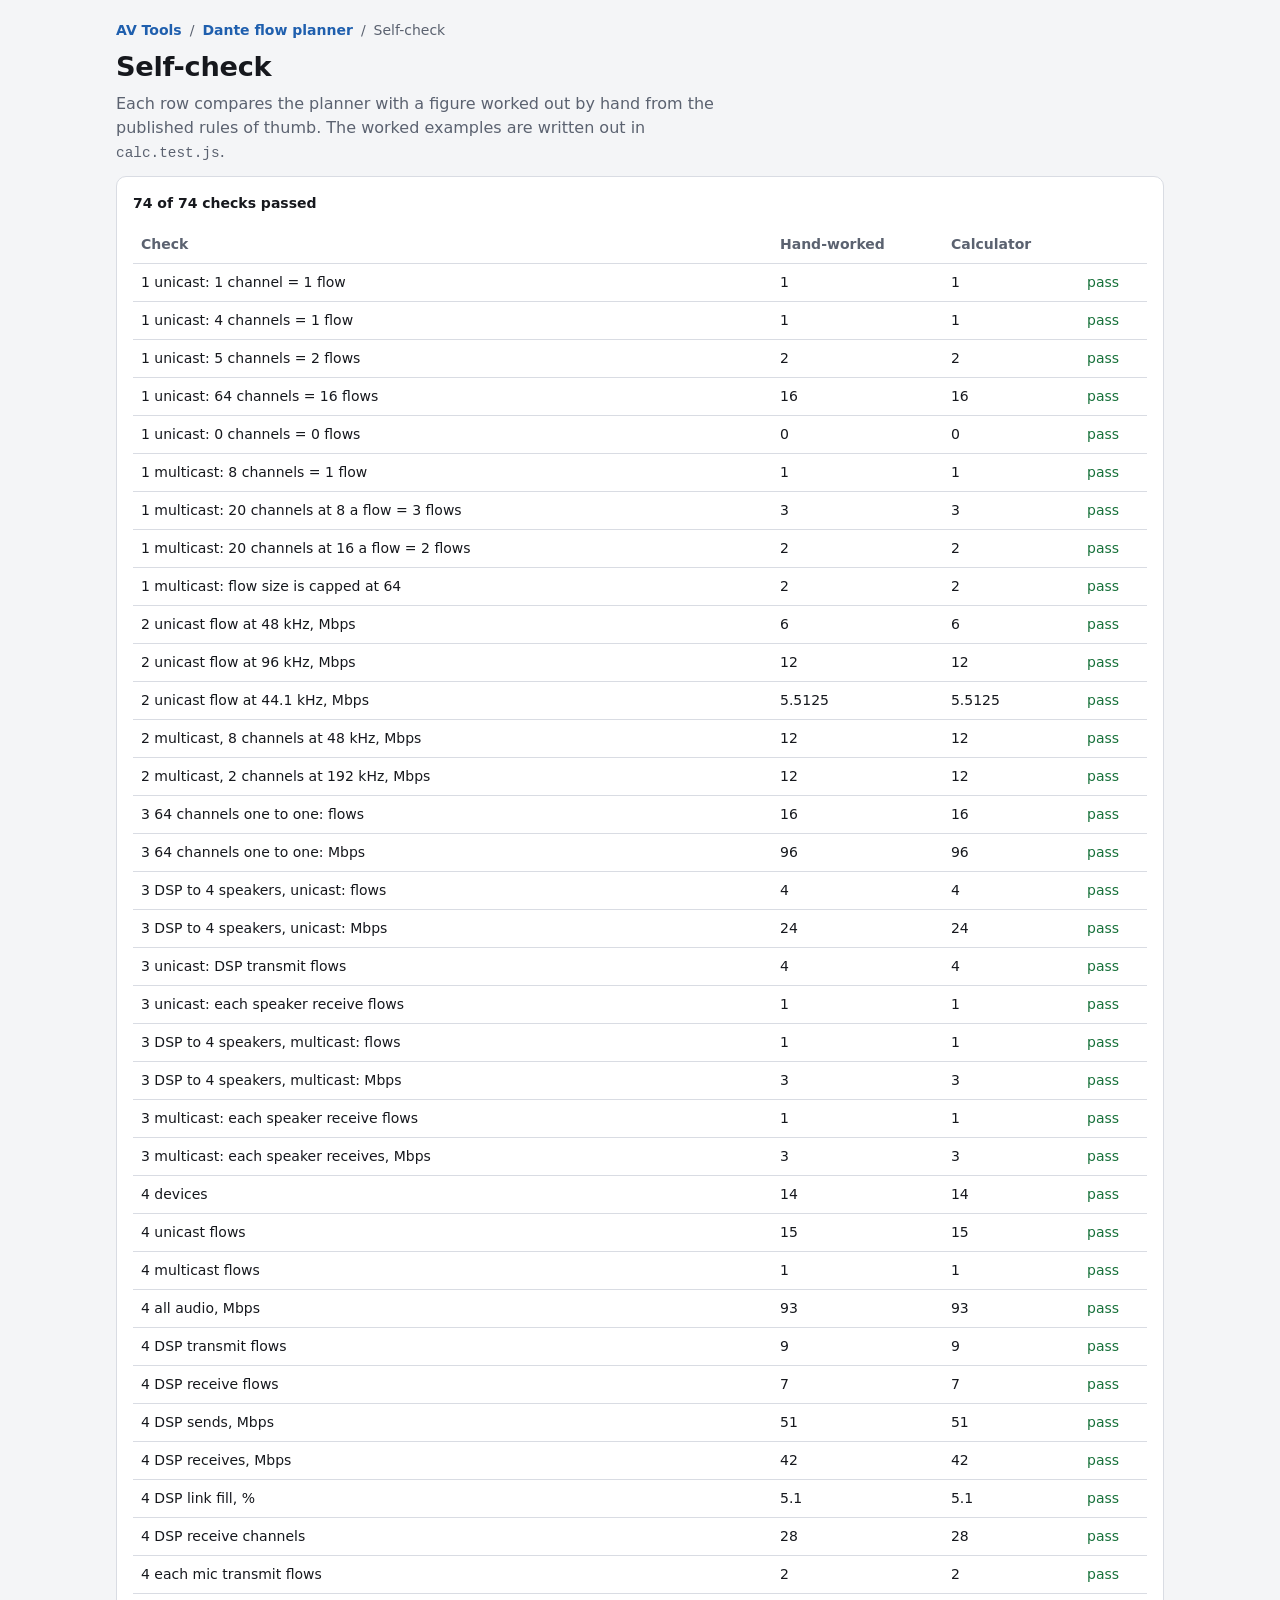
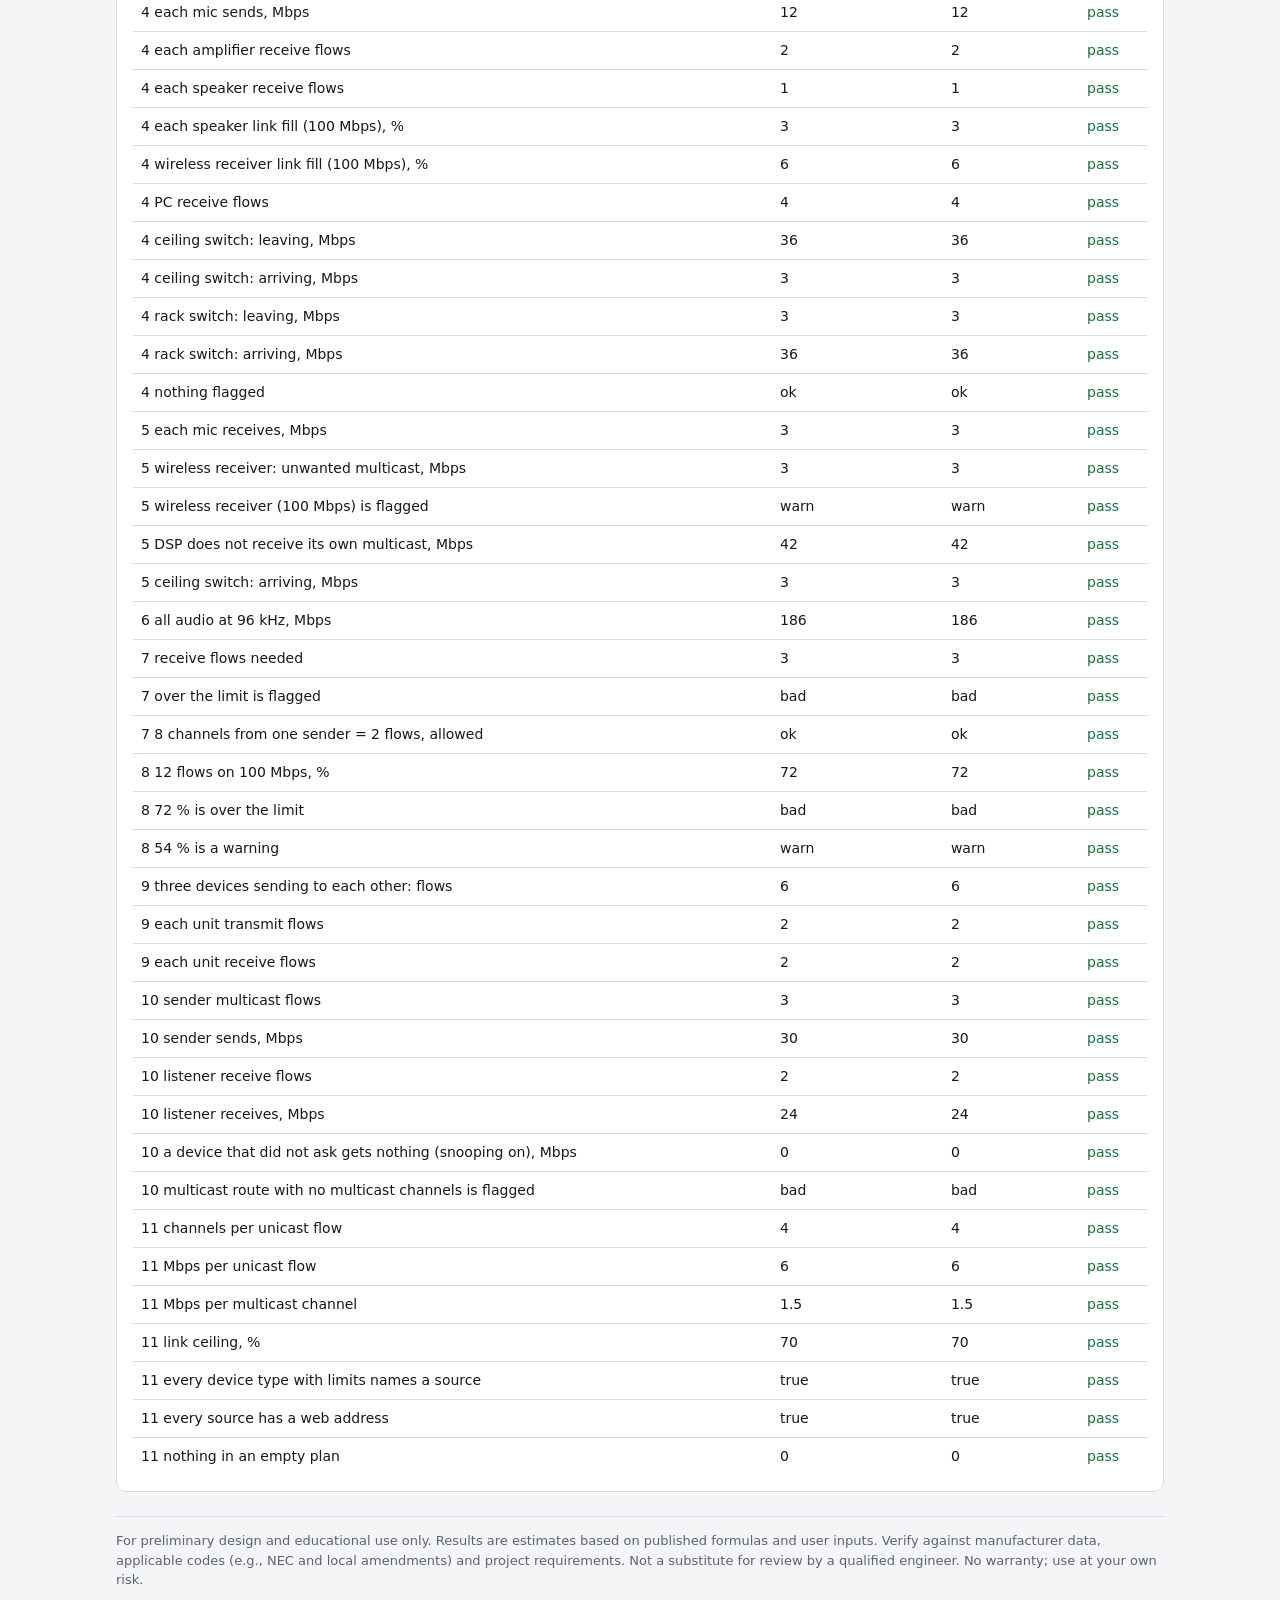
<file: dante/selftest.html>
<!doctype html>
<html lang="en">
<head>
<meta charset="utf-8">
<meta name="viewport" content="width=device-width, initial-scale=1">
<title>Self-check - Dante flow planner - AV Tools</title>
<link rel="stylesheet" href="../shared/style.css">
</head>
<body>
<nav class="crumbs" aria-label="Breadcrumb"><a href="../index.html">AV Tools</a><span>/</span><a href="index.html">Dante flow planner</a><span>/</span><span>Self-check</span></nav>
<h1>Self-check</h1>
<p class="lede">Each row compares the planner with a figure worked out by hand from the published rules of
thumb. The worked examples are written out in <code>calc.test.js</code>.</p>
<div class="card scroll-x small" id="selftest"><p class="bad">The self-check did not run.</p></div>
<script src="data.js"></script>
<script src="calc.js"></script>
<script src="calc.test.js"></script>
<script src="../shared/disclaimer.js" defer></script>
</body>
</html>
</file>
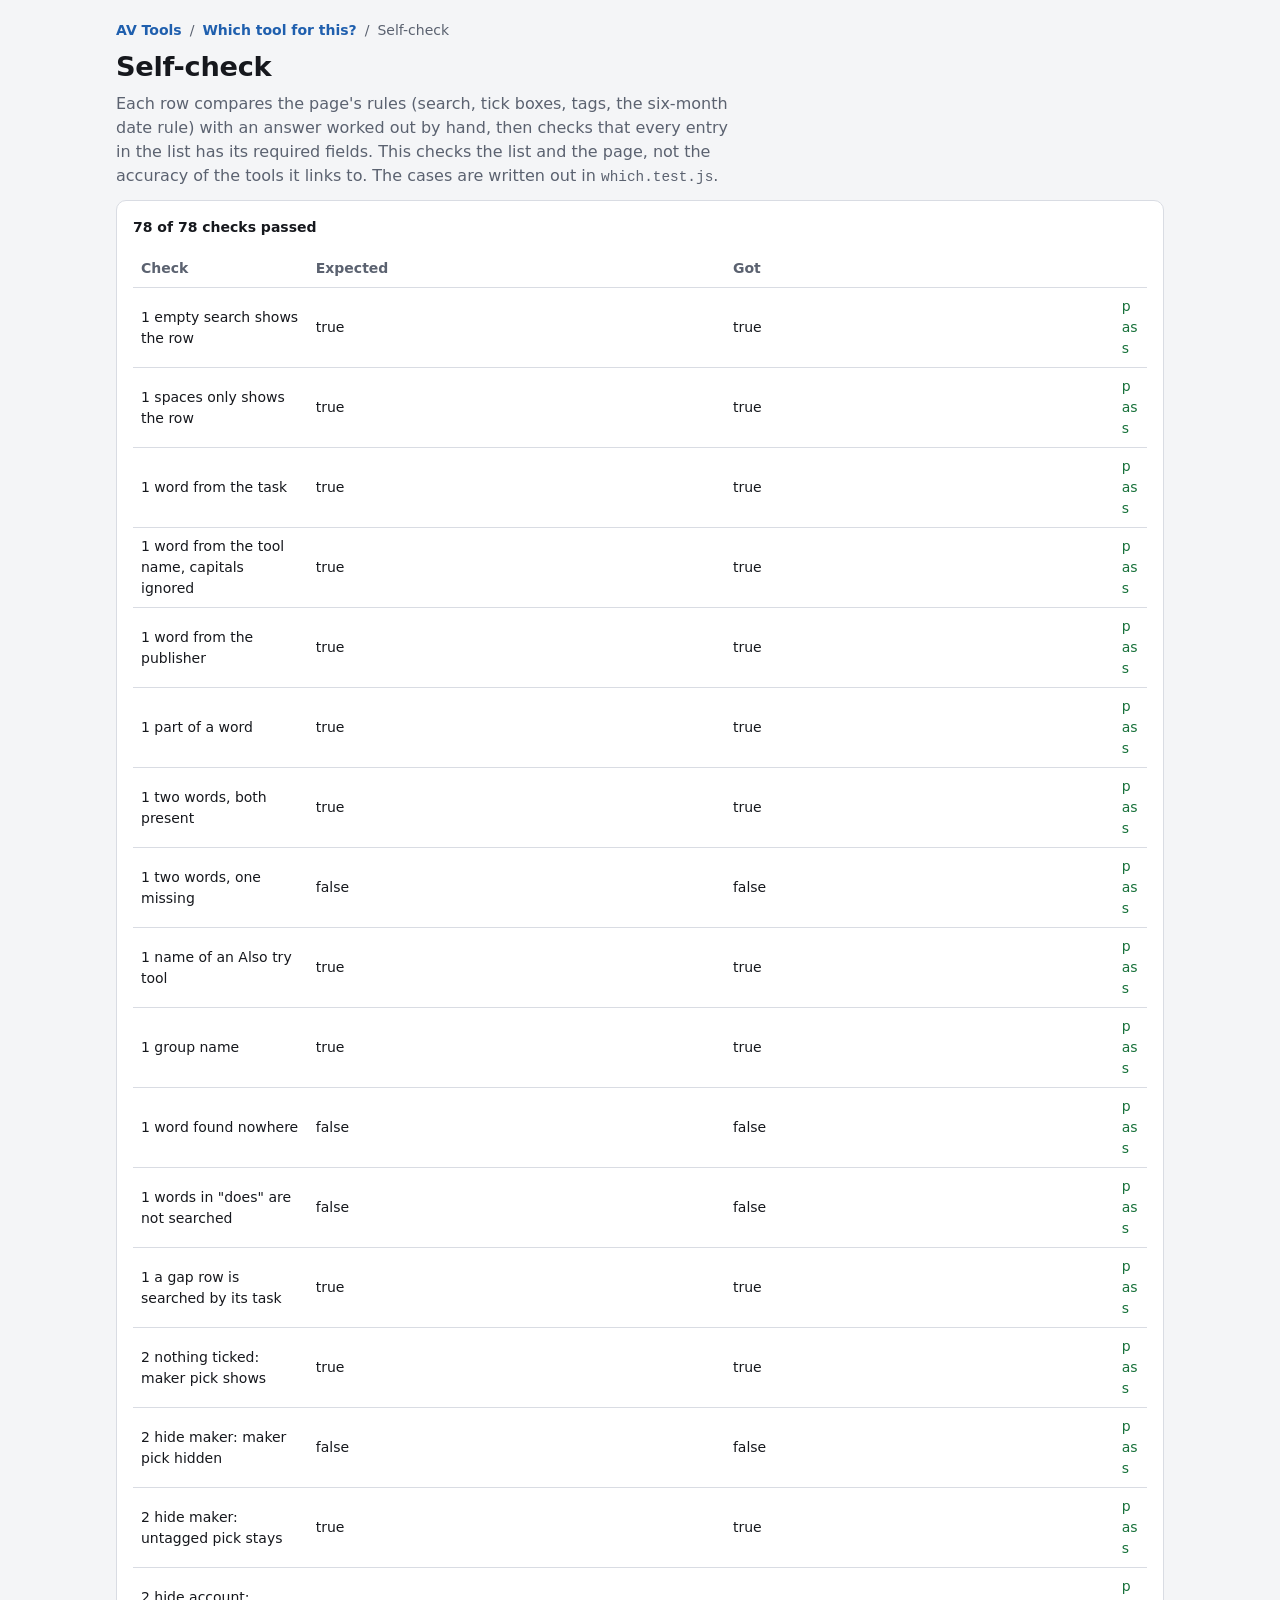
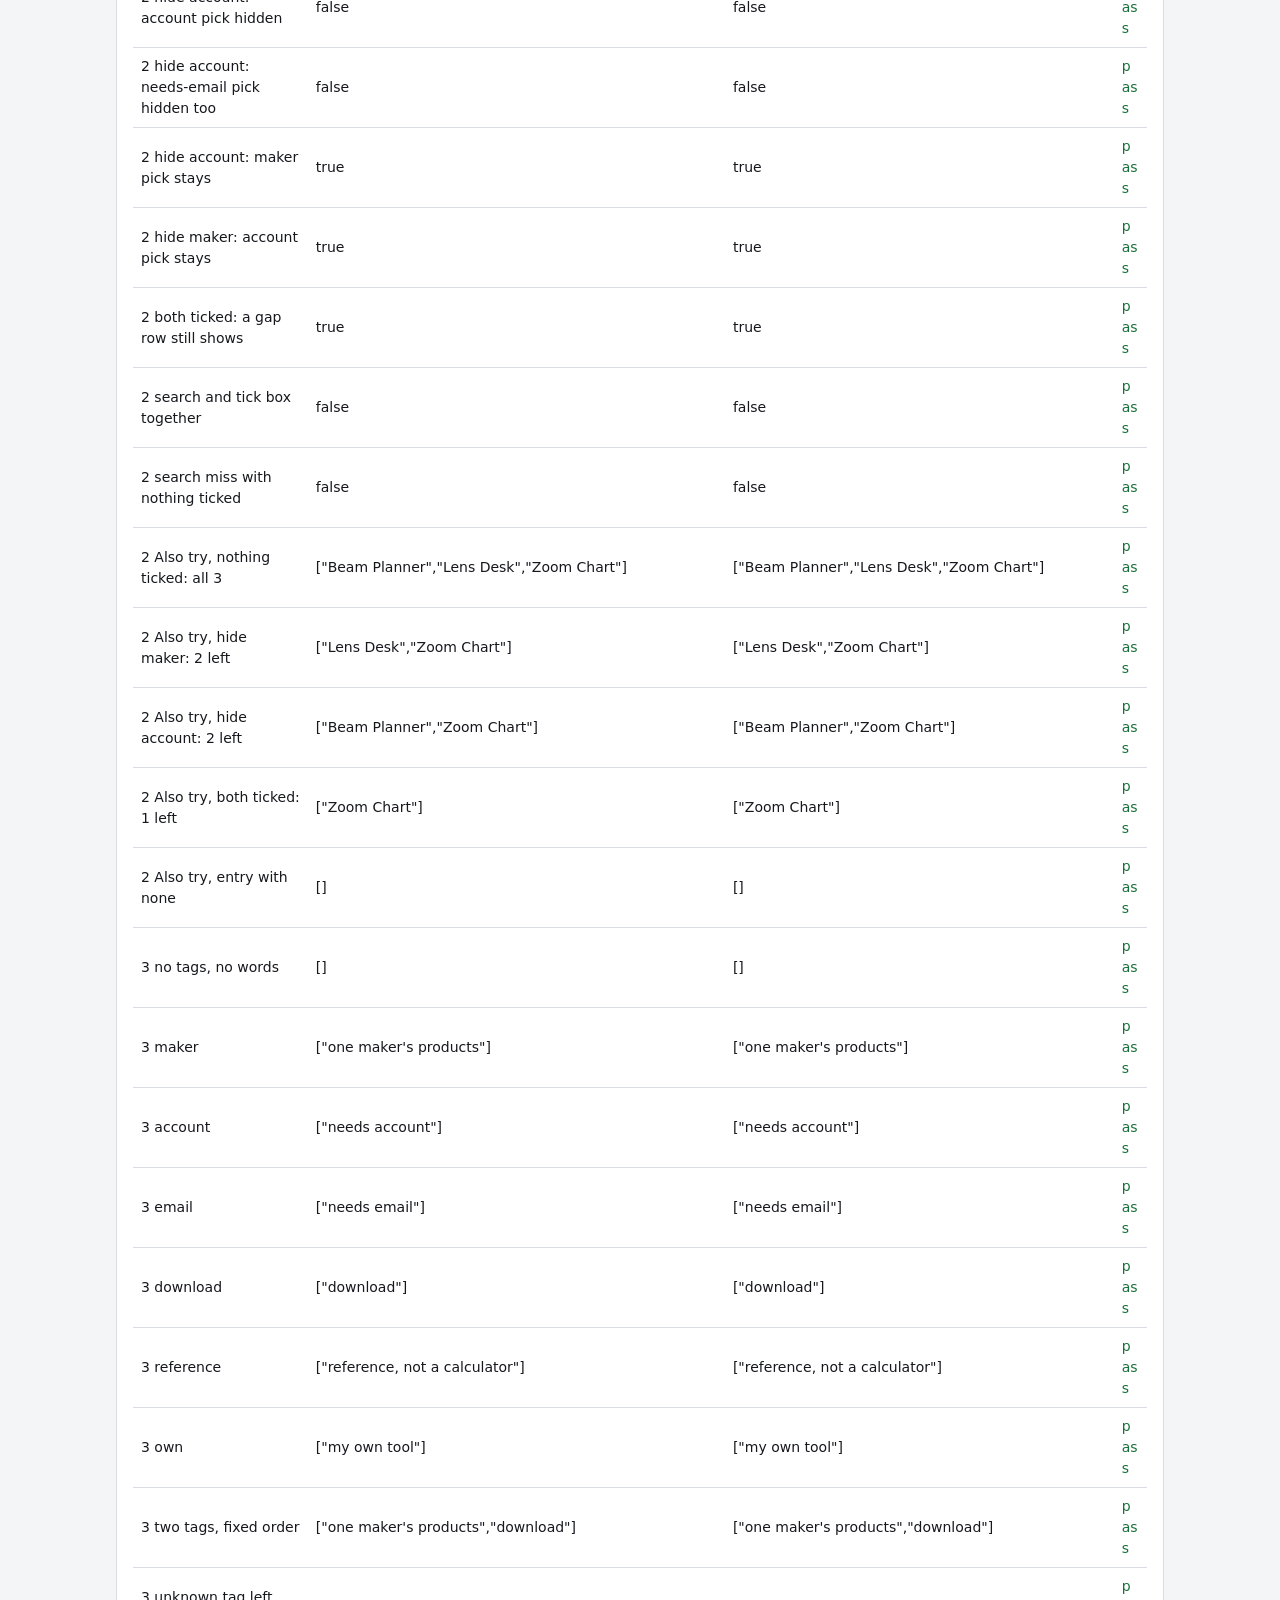
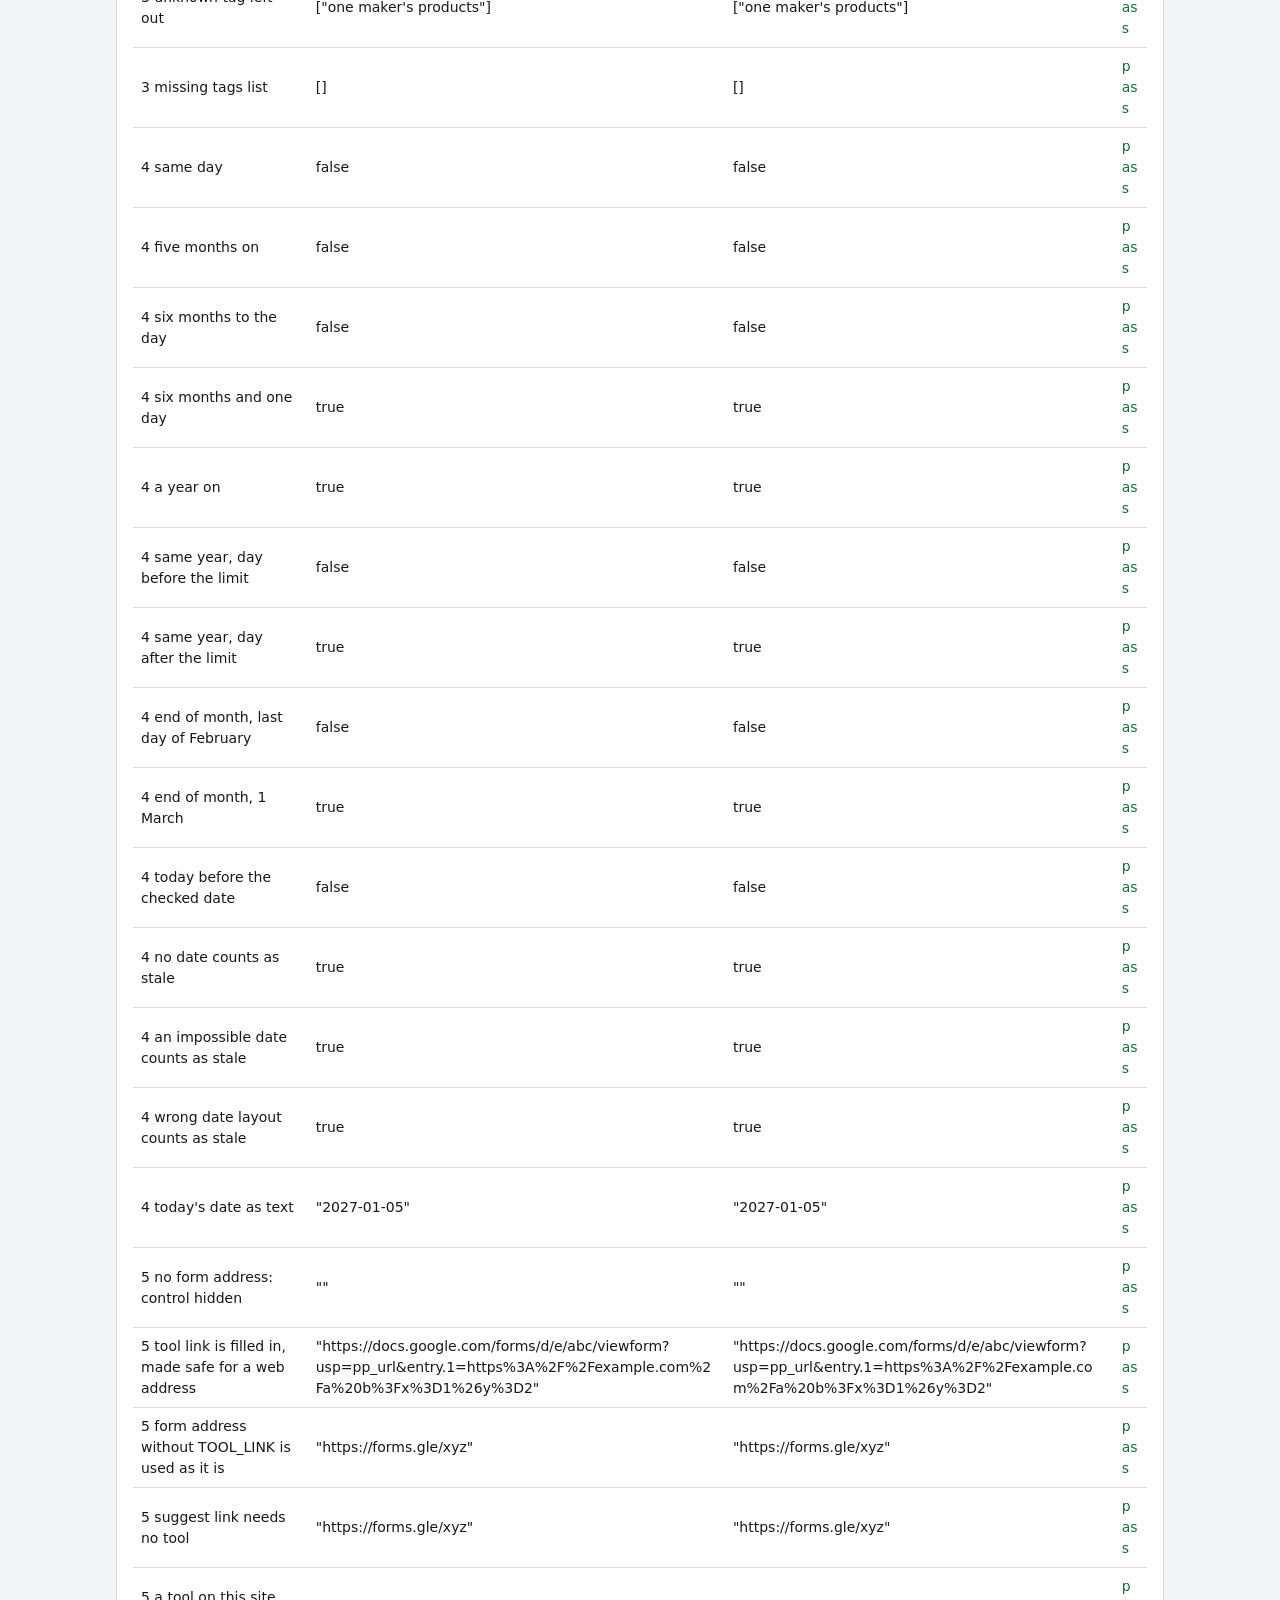
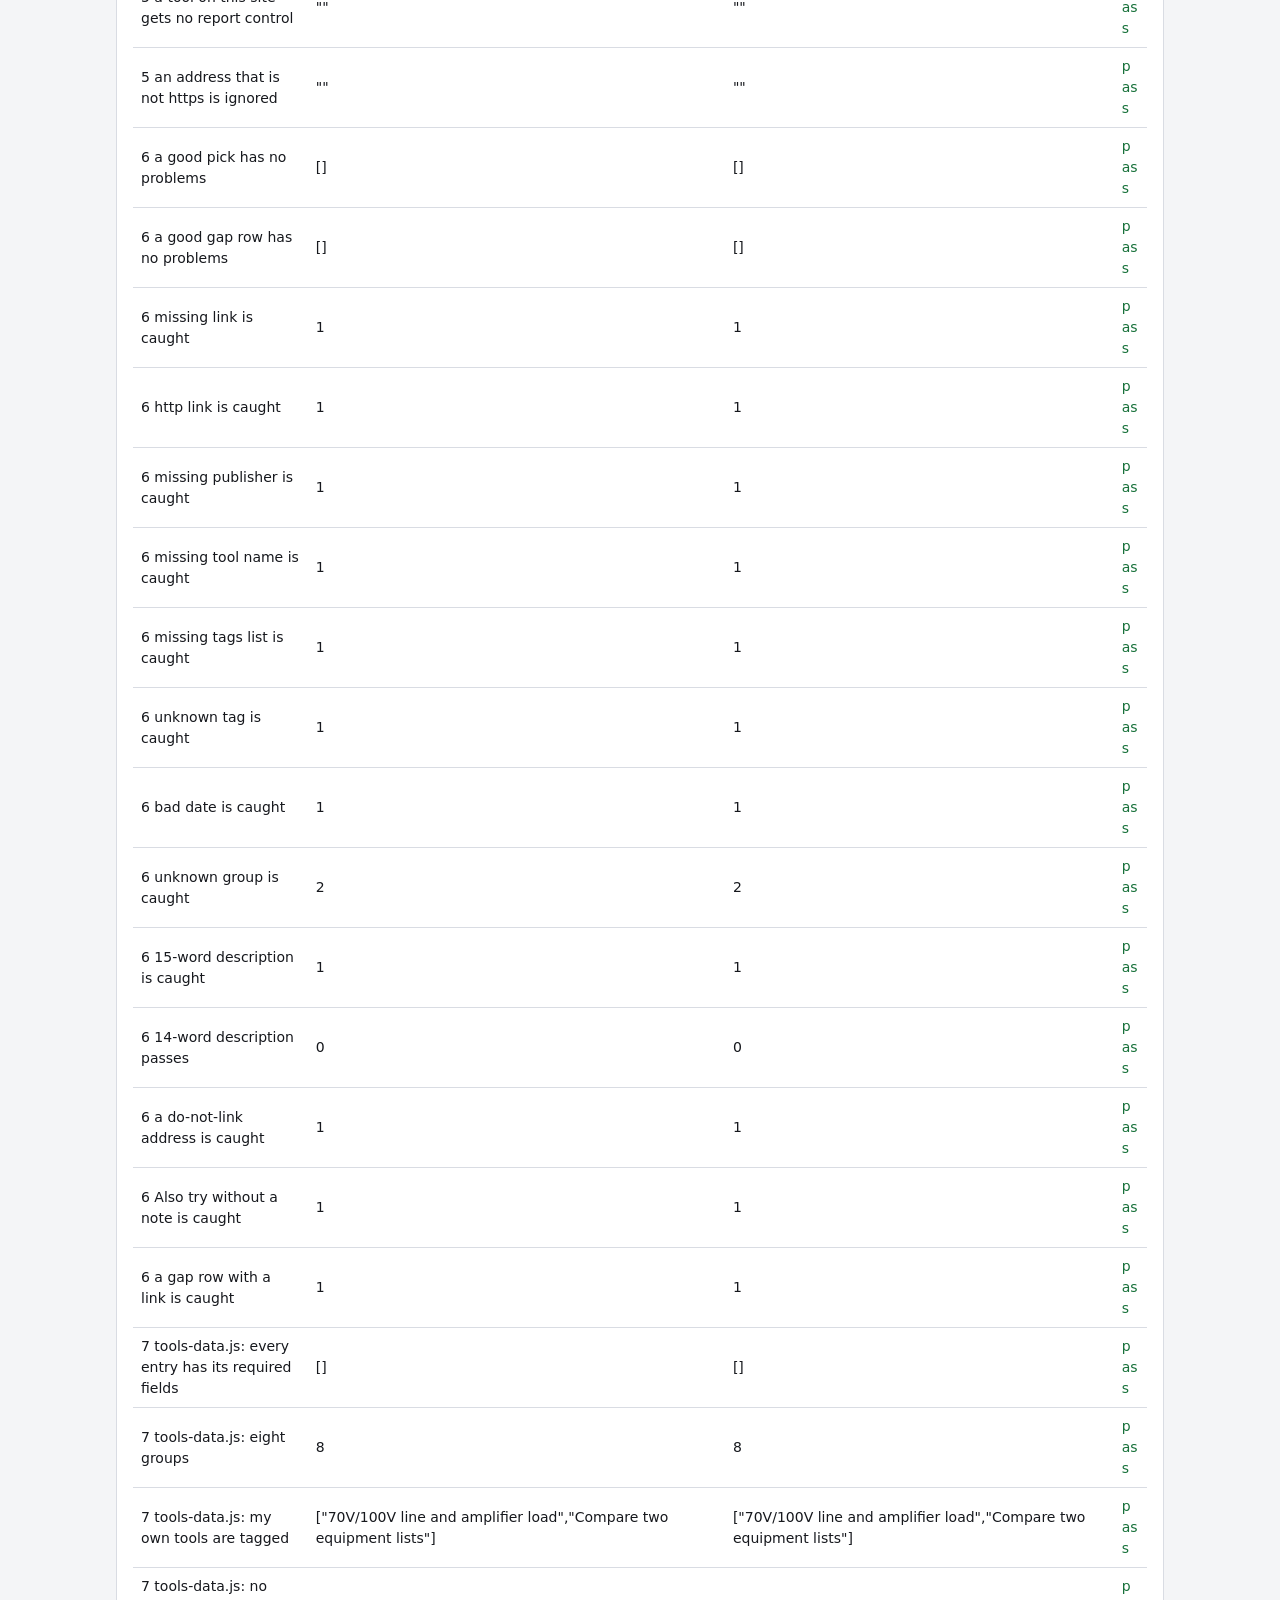
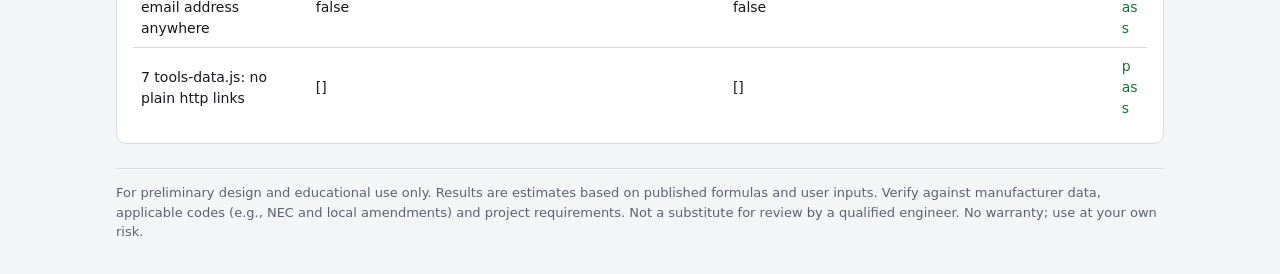
<file: which/selftest.html>
<!doctype html>
<html lang="en">
<head>
<meta charset="utf-8">
<meta name="viewport" content="width=device-width, initial-scale=1">
<title>Self-check - Which tool for this? - AV Tools</title>
<link rel="stylesheet" href="../shared/style.css">
<style>#selftest td { overflow-wrap:anywhere; }</style>
</head>
<body>
<nav class="crumbs" aria-label="Breadcrumb"><a href="../index.html">AV Tools</a><span>/</span><a href="index.html">Which tool for this?</a><span>/</span><span>Self-check</span></nav>
<h1>Self-check</h1>
<p class="lede">Each row compares the page's rules (search, tick boxes, tags, the six-month date rule) with an
answer worked out by hand, then checks that every entry in the list has its required fields. This checks the
list and the page, not the accuracy of the tools it links to. The cases are written out in
<code>which.test.js</code>.</p>
<div class="card scroll-x small" id="selftest"><p class="bad">The self-check did not run.</p></div>
<script src="tools-data.js"></script>
<script src="which.js"></script>
<script src="which.test.js"></script>
<script src="../shared/disclaimer.js" defer></script>
</body>
</html>
</file>
<file: shared/style.css>
/* Shared look for every AV Tools page. Light and dark follow the device setting. */
:root {
  color-scheme: light dark;
  --bg:#f4f5f7; --surface:#ffffff; --field:#ffffff; --fg:#16181d; --muted:#5b6270; --line:#d9dce3;
  --accent:#1f5fae; --accent-fg:#ffffff; --accent-soft:#e8f0fb;
  --ok:#17713a; --ok-soft:#e6f4ea; --warn:#8a5a00; --warn-soft:#fdf3d9; --bad:#b3261e; --bad-soft:#fdeceb;
  --radius:10px;
}
@media (prefers-color-scheme: dark) {
  :root {
    --bg:#111316; --surface:#1a1d22; --field:#111316; --fg:#e8eaee; --muted:#9aa2b1; --line:#30353e;
    --accent:#7db2f5; --accent-fg:#0b1a2e; --accent-soft:#1b2a40;
    --ok:#6fcf8f; --ok-soft:#16301f; --warn:#e6b450; --warn-soft:#33290f; --bad:#ff8a80; --bad-soft:#3a1a18;
  }
}
* { box-sizing:border-box; }
body { margin:0 auto; max-width:1080px; padding:20px 16px 32px; background:var(--bg); color:var(--fg);
  font:16px/1.5 system-ui, -apple-system, "Segoe UI", sans-serif; }
a { color:var(--accent); }
h1 { font-size:1.7rem; line-height:1.2; margin:6px 0 8px; letter-spacing:-0.01em; }
h2 { font-size:1.15rem; line-height:1.3; margin:28px 0 10px; }
h3 { font-size:1rem; margin:0 0 8px; }
p { margin:0 0 12px; }
.lede { color:var(--muted); max-width:62ch; }
.muted { color:var(--muted); }
.small { font-size:14px; }
code { font-family:ui-monospace, Consolas, "Courier New", monospace; font-size:0.9em; }

/* Breadcrumb line at the top of each page */
.crumbs { font-size:14px; color:var(--muted); display:flex; gap:8px; flex-wrap:wrap; margin-bottom:10px; }
.crumbs a { font-weight:600; text-decoration:none; }
.crumbs a:hover { text-decoration:underline; }

/* Surfaces */
.card { background:var(--surface); border:1px solid var(--line); border-radius:var(--radius); padding:16px; margin:0 0 16px; }
.card > h2:first-child, .card > h3:first-child { margin-top:0; }
.step { display:inline-flex; align-items:center; justify-content:center; width:1.6em; height:1.6em; margin-right:8px;
  border-radius:50%; background:var(--accent-soft); color:var(--accent); font-size:0.85em; font-weight:700; }

/* Tables */
table { border-collapse:collapse; width:100%; }
th, td { border-bottom:1px solid var(--line); padding:8px; text-align:left; }
th { font-size:14px; color:var(--muted); font-weight:600; }
tbody tr:last-child td { border-bottom:none; }
.scroll-x { overflow-x:auto; }

/* Form controls */
label { display:block; font-size:14px; font-weight:600; margin-bottom:4px; }
.hint { display:block; font-size:13px; color:var(--muted); margin-top:4px; line-height:1.35; }
input, select, button { font:inherit; color:var(--fg); background:var(--field); border:1px solid var(--line);
  border-radius:8px; padding:8px 10px; min-height:42px; max-width:100%; }
input, select { width:100%; }
input::placeholder { color:var(--muted); opacity:0.8; }
input:focus-visible, select:focus-visible, button:focus-visible, a:focus-visible, summary:focus-visible {
  outline:2px solid var(--accent); outline-offset:1px; }
.fields { display:grid; grid-template-columns:repeat(auto-fit, minmax(170px, 1fr)); gap:14px; align-items:start; }
/* An input with its unit joined on the right: <div class="ig"><input><span>W</span></div> */
.ig { display:flex; }
.ig > input { flex:1 1 auto; min-width:0; border-top-right-radius:0; border-bottom-right-radius:0; }
.ig > span, .ig > select { flex:0 0 auto; width:auto; border:1px solid var(--line); border-left:none; border-radius:0 8px 8px 0;
  background:var(--bg); color:var(--muted); font-size:14px; }
.ig > span { display:flex; align-items:center; padding:0 10px; }
.ig > select { color:var(--fg); }
button { cursor:pointer; padding:8px 14px; font-weight:600; background:var(--surface); }
button:hover { border-color:var(--accent); }
button.primary { background:var(--accent); border-color:var(--accent); color:var(--accent-fg); }
button.ghost { background:transparent; color:var(--muted); }
button.ghost:hover { color:var(--bad); border-color:var(--bad); }

/* Status colours */
.ok { color:var(--ok); } .warn { color:var(--warn); } .bad { color:var(--bad); }
.badge { display:inline-block; padding:3px 10px; border-radius:999px; font-size:13px; font-weight:700; white-space:nowrap;
  background:var(--bg); color:var(--muted); }
.badge.ok { background:var(--ok-soft); color:var(--ok); }
.badge.warn { background:var(--warn-soft); color:var(--warn); }
.badge.bad { background:var(--bad-soft); color:var(--bad); }
.badge.info { background:var(--accent-soft); color:var(--accent); }

.formula { font-family:ui-monospace, Consolas, "Courier New", monospace; font-size:13px; color:var(--muted);
  overflow-wrap:anywhere; }
details > summary { cursor:pointer; font-weight:600; }
.notes { padding-left:20px; margin:0; }
.notes li { margin-bottom:8px; }
.notes li:last-child { margin-bottom:0; }

.disclaimer { margin-top:24px; padding-top:14px; border-top:1px solid var(--line); color:var(--muted); font-size:13px; }
.print-only { display:none; }

@media print {
  :root { --bg:#fff; --surface:#fff; --field:#fff; --fg:#000; --muted:#333; --line:#999; --accent:#000; --accent-soft:#fff;
    --ok:#000; --warn:#000; --bad:#000; --ok-soft:#fff; --warn-soft:#fff; --bad-soft:#fff; }
  body { max-width:none; padding:0; font-size:10.5pt; }
  .no-print { display:none !important; }
  .print-only { display:block; }
  .card { break-inside:avoid; padding:8px 0; border:none; border-top:1px solid var(--line); border-radius:0; margin:0; }
  .badge { border:1px solid #000; }
  .disclaimer { font-size:9pt; }
  a { color:inherit; text-decoration:none; }
}
</file>
<file: compare/compare.css>
/* Styles used only by the equipment list compare page. Shared pieces are in ../shared/style.css. */
.pair { display:grid; grid-template-columns:minmax(0,1fr); gap:12px; }
@media (min-width:760px) { .pair { grid-template-columns:minmax(0,1fr) minmax(0,1fr); } }
.pair .card { margin:0; min-width:0; }
.card label { margin-top:10px; }
.card h3 + label { margin-top:0; }
textarea { display:block; width:100%; min-height:150px; resize:vertical; padding:8px; color:var(--fg); background:var(--bg);
  border:1px solid var(--line); border-radius:6px; font:13px/1.4 ui-monospace, Consolas, "Courier New", monospace;
  white-space:pre; overflow:auto; tab-size:12; }
textarea:focus-visible { outline:2px solid var(--accent); outline-offset:1px; }
.namedate { display:grid; grid-template-columns:minmax(0,1fr) 150px; gap:12px; align-items:end; }
.namedate label { margin-top:0; }
@media (max-width:420px) { .namedate { grid-template-columns:minmax(0,1fr); } }
#renames p { margin:8px 0; }
#renames .fields { grid-template-columns:repeat(auto-fit, minmax(240px, 1fr)); }
#logHeader p { margin:0; }
#logHeader { margin-bottom:10px; }
.log input.reason { display:block; width:100%; max-width:460px; margin-top:4px; min-height:34px; padding:4px 8px; font-size:14px; }
.log .reason-print { font-style:italic; }
.drop.dragging { outline:2px dashed var(--accent); outline-offset:2px; }
.filenote { margin:6px 0 0; overflow-wrap:anywhere; }
.filenote:empty { display:none; }
.actions { display:flex; gap:8px; flex-wrap:wrap; align-items:center; margin:16px 0; }
.actions button { width:auto; }
.actions label { display:flex; gap:8px; align-items:center; color:var(--fg); font-size:16px; }
.actions input[type=checkbox] { width:20px; height:20px; min-height:0; margin:0; }
.option { max-width:460px; }

.read .fields { grid-template-columns:repeat(auto-fit, minmax(130px, 1fr)); }
.read p { margin:8px 0; }
.read ul { margin:6px 0; padding-left:20px; }
.group-list { max-height:220px; overflow:auto; margin:6px 0 0; padding:8px 8px 8px 26px; border:1px solid var(--line);
  border-radius:6px; background:var(--bg); }
.group-list li { overflow-wrap:anywhere; }

.badges { display:flex; gap:6px; flex-wrap:wrap; margin:8px 0; }
.log h4 { font-size:1rem; margin:16px 0 4px; }
.log ul { margin:0 0 8px; padding-left:20px; }
.log li { margin-bottom:4px; overflow-wrap:anywhere; }
.scroll { overflow-x:auto; }
#resultTable { font-size:14px; }
#resultTable th { white-space:nowrap; }
#resultTable td.num, #resultTable th.num { text-align:right; font-variant-numeric:tabular-nums; white-space:nowrap; }
#resultTable td.detail:not(:empty) { min-width:130px; }
#resultTable td.code { white-space:nowrap; }
tr.unchanged td { color:var(--muted); }
.how li { margin-bottom:6px; }

@media print {
  h2 { margin-top:14px; break-after:avoid; }
  .log h4 { break-after:avoid; }
  .log li { break-inside:avoid; }
  .scroll { overflow:visible; }
  #resultTable { font-size:8.5pt; }
  #resultTable th, #resultTable td { padding:3px 4px; }
  #resultTable th { white-space:normal; }
  #resultTable td.detail { min-width:0; }
  tr { break-inside:avoid; }
}
</file>
<file: dante/dante.css>
/* Dante flow planner page. Shared look comes from ../shared/style.css. */
@media (min-width:900px) {
  .layout { display:grid; grid-template-columns:minmax(0,1fr) 340px; gap:20px; align-items:start; }
  .summary { position:sticky; top:12px; }
}
.card h2 { display:flex; align-items:center; margin-bottom:14px; }
.results-h { margin-top:8px; }
@media (min-width:900px) { .results-h { display:none; } }
.actions { display:flex; gap:8px; flex-wrap:wrap; }
.facts-card .actions { padding-top:16px; }
.facts-card .actions button { flex:1 1 auto; }
.check { display:flex; gap:8px; align-items:flex-start; font-weight:400; font-size:15px; margin:0; }
.check input { width:20px; height:20px; min-height:0; flex:0 0 auto; margin-top:2px; }
.fields.tight { grid-template-columns:repeat(auto-fit, minmax(140px, 1fr)); }

/* Device and route rows */
.row-head, .dev-row, .route-row { display:grid; gap:8px; align-items:start; }
.dev-cols { grid-template-columns:minmax(0,1.2fr) minmax(0,1.3fr) 64px minmax(0,0.9fr) 78px 42px; }
.route-cols { grid-template-columns:minmax(0,1fr) minmax(0,1fr) 78px 116px 74px 42px; }
.row-head { font-size:13px; font-weight:600; color:var(--muted); margin:0 0 4px; }
.row-head .r { text-align:right; }
.dev-row, .route-row { margin-bottom:8px; }
.dev-row label, .route-row label { position:absolute; width:1px; height:1px; overflow:hidden; clip-path:inset(50%); white-space:nowrap; }
.dev-row button.ghost, .route-row button.ghost { padding:0; min-width:42px; font-size:18px; line-height:1; }
.dev-row .limits { grid-column:1 / -1; font-size:13px; color:var(--muted); margin:-2px 0 4px; display:flex; flex-wrap:wrap; gap:4px 12px; align-items:center; }
.dev-row .limits .bad { font-weight:600; }
.dev-row .custom { grid-column:1 / -1; display:grid; grid-template-columns:repeat(auto-fit, minmax(120px, 1fr)); gap:8px; margin-bottom:6px; }
.dev-row .custom[hidden] { display:none; }
.dev-row .custom label { position:static; width:auto; height:auto; clip-path:none; font-size:13px; color:var(--muted); font-weight:600; }
.route-row .sub { text-align:right; font-weight:600; font-variant-numeric:tabular-nums; white-space:nowrap; padding-top:9px; }
.row-foot { display:flex; justify-content:space-between; align-items:center; gap:12px; flex-wrap:wrap; margin-top:12px; }
.row-foot .total { font-weight:700; font-variant-numeric:tabular-nums; }
@media (max-width:640px) {
  .row-head { display:none; }
  .dev-row, .route-row { padding:10px; margin:0 0 10px; border:1px solid var(--line); border-radius:8px; background:var(--bg); align-items:end; }
  .dev-row label, .route-row label { position:static; width:auto; height:auto; clip-path:none; font-size:13px; color:var(--muted); }
  .dev-row.dev-cols { grid-template-columns:1fr 1fr 42px; }
  .dev-row .d-name, .dev-row .d-type { grid-column:1 / -1; }
  .dev-row .d-switch { grid-column:1 / -1; order:-1; }
  .dev-row .d-name { order:-3; } .dev-row .d-type { order:-2; }
  .route-row.route-cols { grid-template-columns:1fr 1fr 42px; }
  .route-row .r-from, .route-row .r-to { grid-column:1 / -1; }
  .route-row .sub { grid-column:1 / 3; text-align:left; padding-top:0; align-self:center; }
  .route-row button.ghost { grid-row:3; grid-column:3; }
  .route-row .sub::after { content:" flows"; font-weight:400; color:var(--muted); }
}

/* Verdict tiles */
.tile, .tile.ok, .tile.warn, .tile.bad { border-left:4px solid var(--line); color:var(--fg); }
.tile.ok { border-left-color:var(--ok); } .tile.warn { border-left-color:var(--warn); } .tile.bad { border-left-color:var(--bad); }
.tile-head { display:flex; justify-content:space-between; align-items:center; gap:8px; }
.tile-head .k { font-size:13px; font-weight:700; color:var(--muted); text-transform:uppercase; letter-spacing:0.04em; }
.big { font-size:2rem; font-weight:700; line-height:1.15; margin:6px 0 2px; font-variant-numeric:tabular-nums; }
.big small { font-size:0.95rem; font-weight:600; color:var(--muted); }
.tile p { margin:6px 0 0; font-size:14px; }
.bar { position:relative; height:10px; border-radius:999px; background:var(--bg); border:1px solid var(--line); margin:12px 0 4px; overflow:hidden; }
.bar .fill { position:absolute; left:0; top:0; bottom:0; background:var(--ok); max-width:100%; }
.bar .fill.warn { background:var(--warn); } .bar .fill.bad { background:var(--bad); }
.bar-cap { display:flex; justify-content:space-between; gap:8px; font-size:12px; color:var(--muted); }
.facts { display:grid; grid-template-columns:1fr auto; gap:6px 12px; margin:0; font-size:14px; }
.facts dt { color:var(--muted); } .facts dd { margin:0; text-align:right; font-weight:600; font-variant-numeric:tabular-nums; }
.issues { list-style:none; padding:0; margin:0; font-size:14px; }
.issues li { padding:6px 0 6px 12px; border-left:3px solid var(--line); margin-bottom:6px; }
.issues li.bad { border-left-color:var(--bad); } .issues li.warn { border-left-color:var(--warn); }
.issues li:last-child { margin-bottom:0; }

/* Result tables */
.num { text-align:right; font-variant-numeric:tabular-nums; white-space:nowrap; }
th.num { text-align:right; }
td .of { color:var(--muted); font-weight:400; }
td.over { color:var(--bad); font-weight:700; }
.mini { display:inline-block; width:54px; height:6px; border-radius:999px; background:var(--bg); border:1px solid var(--line); overflow:hidden; vertical-align:middle; margin-left:6px; }
.mini i { display:block; height:100%; background:var(--ok); }
.mini i.warn { background:var(--warn); } .mini i.bad { background:var(--bad); }
.result { padding:10px 0; border-bottom:1px solid var(--line); }
.result:last-child { border-bottom:none; padding-bottom:0; }
.result:first-child { padding-top:0; }
.result .top { display:flex; justify-content:space-between; gap:2px 12px; align-items:baseline; flex-wrap:wrap; }
.result .val { font-weight:700; font-variant-numeric:tabular-nums; }
.result .src { font-size:13px; margin-top:2px; }
.est { display:inline-block; font-size:11px; font-weight:700; text-transform:uppercase; letter-spacing:0.04em; color:var(--warn);
  background:var(--warn-soft); border-radius:4px; padding:1px 5px; margin-left:4px; vertical-align:1px; }
@media (max-width:640px) {
  /* Wide tables turn into stacked rows on a phone */
  table.stack thead { display:none; }
  table.stack tr { display:block; padding:10px 0; border-bottom:1px solid var(--line); }
  table.stack tbody tr:last-child { border-bottom:none; }
  table.stack td { display:flex; justify-content:space-between; gap:12px; border:none; padding:2px 0; text-align:right; white-space:normal; }
  table.stack td::before { content:attr(data-h); color:var(--muted); font-size:13px; text-align:left; flex:0 0 auto; }
  table.stack td:first-child { font-weight:700; text-align:left; }
  table.stack td:first-child::before { content:none; }
  table.stack td:empty { display:none; }
}

/* The brief for IT */
#brief h3 { margin:18px 0 6px; }
#brief h3:first-of-type { margin-top:0; }
#brief table { font-size:14px; }
#brief td, #brief th { vertical-align:top; }
#brief .mono { font-family:ui-monospace, Consolas, "Courier New", monospace; font-size:13px; }
.brief-head { display:flex; justify-content:space-between; align-items:center; gap:12px; flex-wrap:wrap; margin:28px 0 10px; }
.brief-head h2 { margin:0; }

@media print {
  .bar, .bar-cap, .mini { display:none; }
  .big { font-size:16pt; }
  .tile, .tile.ok, .tile.warn, .tile.bad { border-left:none; }
  h2, h3 { margin-top:12px; break-after:avoid; }
  .result { padding:4px 0; }
  .est { border:1px solid #000; }
  .summary { position:static; }
  #brief { border-top:none; }
  /* "Print the brief" prints the IT page on its own */
  body.brief-only > *:not(.brief-keep):not(.disclaimer) { display:none !important; }
  body.brief-only .brief-keep.print-only { display:block; }
  #brief table { font-size:9.5pt; }
  #brief th, #brief td { padding:3px 6px; }
}
</file>
<file: which/which.css>
/* "Which tool for this?" page. Colours and basics come from ../shared/style.css. */
.page-head { display:flex; justify-content:space-between; align-items:flex-start; gap:12px; flex-wrap:wrap; }
.page-head .lede { margin-bottom:8px; }
.suggest { flex:0 0 auto; margin-top:8px; padding:8px 14px; border:1px solid var(--accent); border-radius:8px;
  font-weight:600; font-size:14px; text-decoration:none; background:var(--surface); }
.suggest:hover { background:var(--accent-soft); }
.intro { max-width:75ch; }
[hidden] { display:none !important; }

/* Search box and the two tick boxes */
.filters { display:grid; gap:12px; position:sticky; top:0; z-index:2; }
.ticks { display:flex; flex-wrap:wrap; gap:6px 20px; }
.tick { display:flex; align-items:center; gap:8px; margin:0; font-weight:400; font-size:15px; min-height:32px; cursor:pointer; }
.tick input { width:20px; height:20px; min-height:0; padding:0; flex:0 0 auto; accent-color:var(--accent); }
.count { margin:0; }
@media (max-width:560px) { .filters { position:static; } }

/* Rows: plain lines, not cards */
.rows { padding:0 16px; }
.row { padding:12px 0; border-bottom:1px solid var(--line); }
.row:last-child { border-bottom:none; }
.task { font-weight:700; }
.pick { margin-top:2px; font-size:15px; overflow-wrap:anywhere; }
.pick a.tool-link { font-weight:600; }
.pub { color:var(--muted); }
.none { font-weight:600; color:var(--warn); }
.meta { display:inline; }
.tag, .date, .stale { display:inline-block; font-size:12.5px; line-height:1.3; padding:1px 7px; margin:2px 4px 2px 0;
  border-radius:6px; white-space:nowrap; vertical-align:baseline; }
.tag { border:1px solid var(--muted); color:var(--fg); }
.date { border:1px solid var(--line); color:var(--muted); }
.stale { border:1px solid var(--warn); background:var(--warn-soft); color:var(--warn); font-weight:600; }
.report { font-size:12.5px; color:var(--muted); white-space:nowrap; margin-left:2px; }
.report:hover { color:var(--bad); }

/* "Also try" */
.also { margin-top:6px; font-size:14px; }
.also > summary { font-weight:600; color:var(--accent); display:inline-block; padding:4px 0; }
.also > summary::marker { color:var(--muted); }
.also-body { margin:4px 0 2px; padding:10px 12px; border-left:3px solid var(--line); background:var(--bg); border-radius:0 8px 8px 0; }
.also-body p { margin:0 0 6px; }
.also-body p:last-child { margin-bottom:0; }
.also-body ul { margin:0; padding-left:18px; }
.also-body li { margin-bottom:6px; overflow-wrap:anywhere; }
.also-body li:last-child { margin-bottom:0; }

/* Tag key */
.tagkey { display:grid; grid-template-columns:auto 1fr; gap:8px 14px; margin:0; align-items:baseline; }
.tagkey dd { margin:0; }
@media (max-width:560px) { .tagkey { grid-template-columns:1fr; gap:2px; } .tagkey dd { margin-bottom:10px; } }

@media print {
  .filters, .report, .suggest { display:none !important; }
  .rows { padding:0; }
}
</file>
